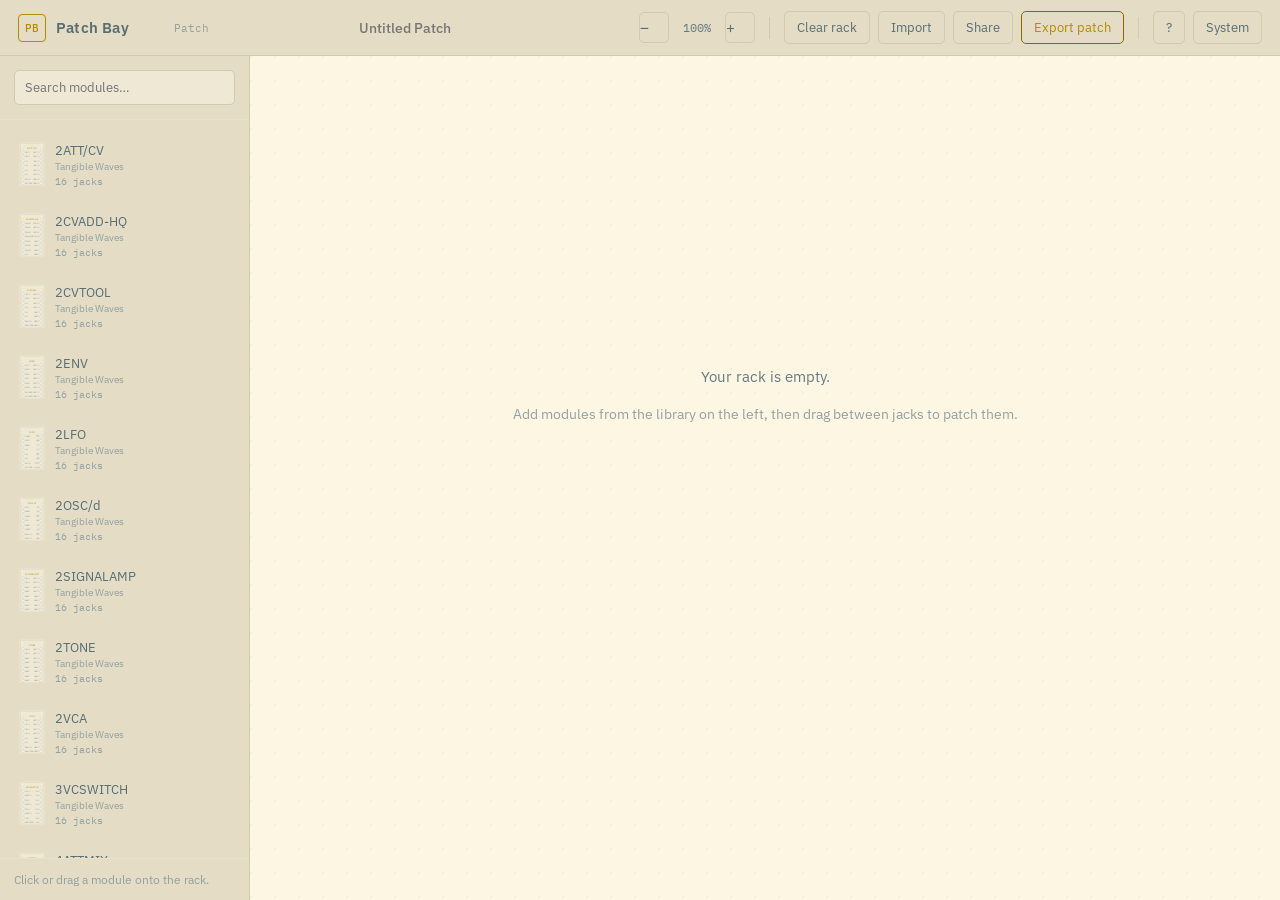
<file: index.html>
<!doctype html>
<html lang="en">
<head>
<meta charset="UTF-8">
<meta name="viewport" content="width=device-width, initial-scale=1">
<title>Patch Bay — AE Modular patch documentation</title>
<script>
  try {
    var t = localStorage.getItem('patchbay-theme');
    if (t && t !== 'system') document.documentElement.dataset.theme = t;
  } catch (_) {}
</script>
<link rel="preconnect" href="https://fonts.googleapis.com">
<link href="https://fonts.googleapis.com/css2?family=IBM+Plex+Sans:wght@400;500;600&family=IBM+Plex+Mono:wght@400;500&display=swap" rel="stylesheet">
<link rel="stylesheet" href="css/themes.css">
<link rel="stylesheet" href="css/style.css">
<!-- Privacy-friendly analytics by Plausible -->
<script async src="https://analytics.philrennie.co.uk/js/pa-0O063PS3grzPXWVL4fgfW.js"></script>
<script>
  window.plausible=window.plausible||function(){(plausible.q=plausible.q||[]).push(arguments)},plausible.init=plausible.init||function(i){plausible.o=i||{}};
  plausible.init()
</script>
</head>
<body>

<div id="app">

  <header id="topbar">
    <div class="brand">
      <span class="brand-mark">PB</span>
      <span class="brand-name">Patch&nbsp;Bay</span>
    </div>

    <div class="patch-name-wrap">
      <label for="patch-name" class="patch-name-label">Patch</label>
      <input type="text" id="patch-name" placeholder="Untitled Patch" autocomplete="off" spellcheck="false">
    </div>

    <div class="topbar-actions">
      <button id="btn-zoom-out" class="icon-btn" title="Zoom out">–</button>
      <span id="zoom-label">100%</span>
      <button id="btn-zoom-in" class="icon-btn" title="Zoom in">+</button>
      <div class="divider"></div>
      <button id="btn-clear" class="text-btn">Clear rack</button>
      <button id="btn-import" class="text-btn">Import</button>
      <div class="share-wrap">
        <button id="btn-share" class="text-btn">Share</button>
        <div id="share-panel" class="share-panel" hidden>
          <div class="share-panel-label">Shareable link</div>
          <textarea id="share-url" class="share-url-text" readonly rows="3"></textarea>
          <button id="btn-copy-share" class="text-btn primary">Copy link</button>
        </div>
      </div>
      <button id="btn-export" class="text-btn primary">Export patch</button>
      <input type="file" id="file-import" accept="application/json" hidden>
      <div class="divider"></div>
      <a href="help.html" class="text-btn" title="User guide">?</a>
      <div id="theme-picker"></div>
    </div>
  </header>

  <div id="body">

    <aside id="sidebar">
      <div class="sidebar-head">
        <input type="text" id="module-search" placeholder="Search modules…">
      </div>
      <div id="module-list"></div>
      <div class="sidebar-foot">
        Click or drag a module onto the rack.
      </div>
    </aside>

    <main id="rack-viewport">
      <div id="rack-canvas">
        <div id="instance-layer"></div>
        <svg id="cable-layer"></svg>
        <div id="jack-layer"></div>
      </div>
      <div id="empty-hint">
        <p>Your rack is empty.</p>
        <p>Add modules from the library on the left, then drag between jacks to patch them.</p>
      </div>
    </main>

  </div>

  <div id="toast" class="toast" hidden></div>
</div>

<script src="js/panel-render.js"></script>
<script src="js/theme.js"></script>
<script src="js/app.js"></script>
</body>
</html>
</file>
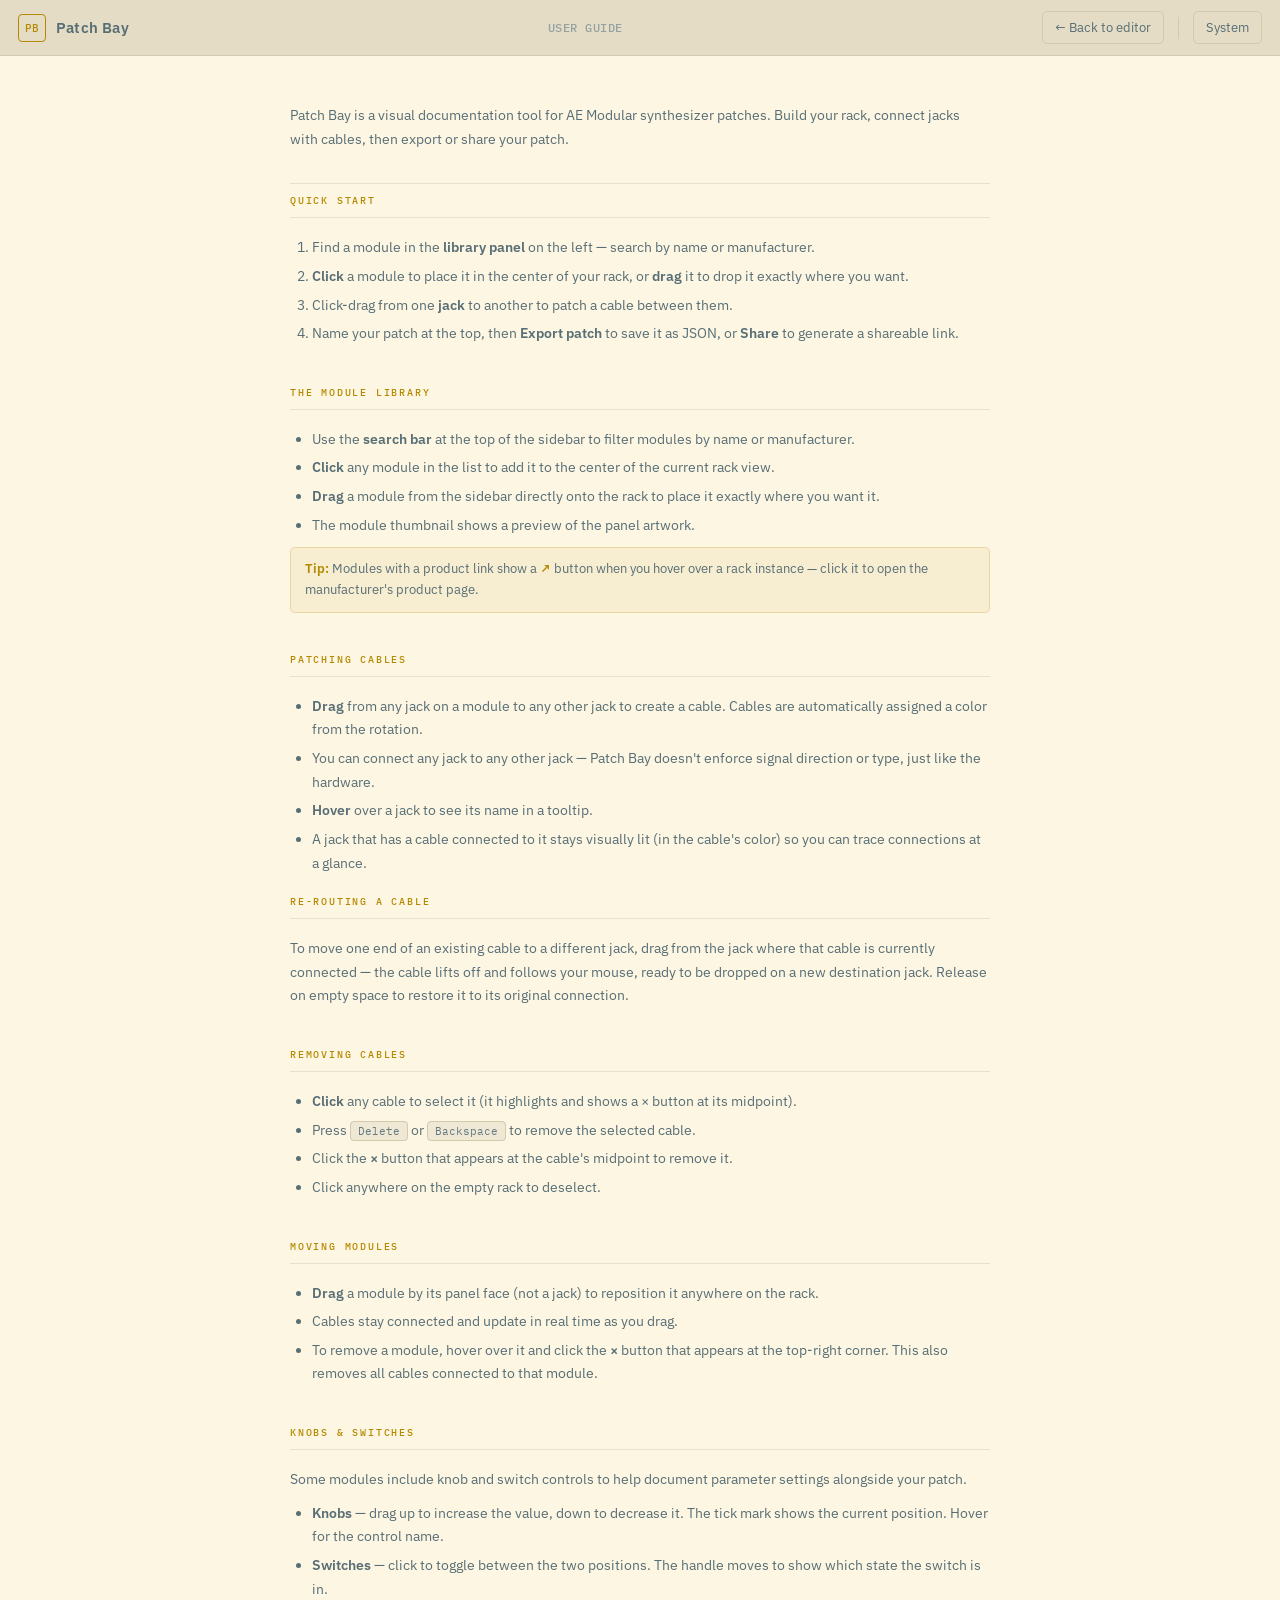
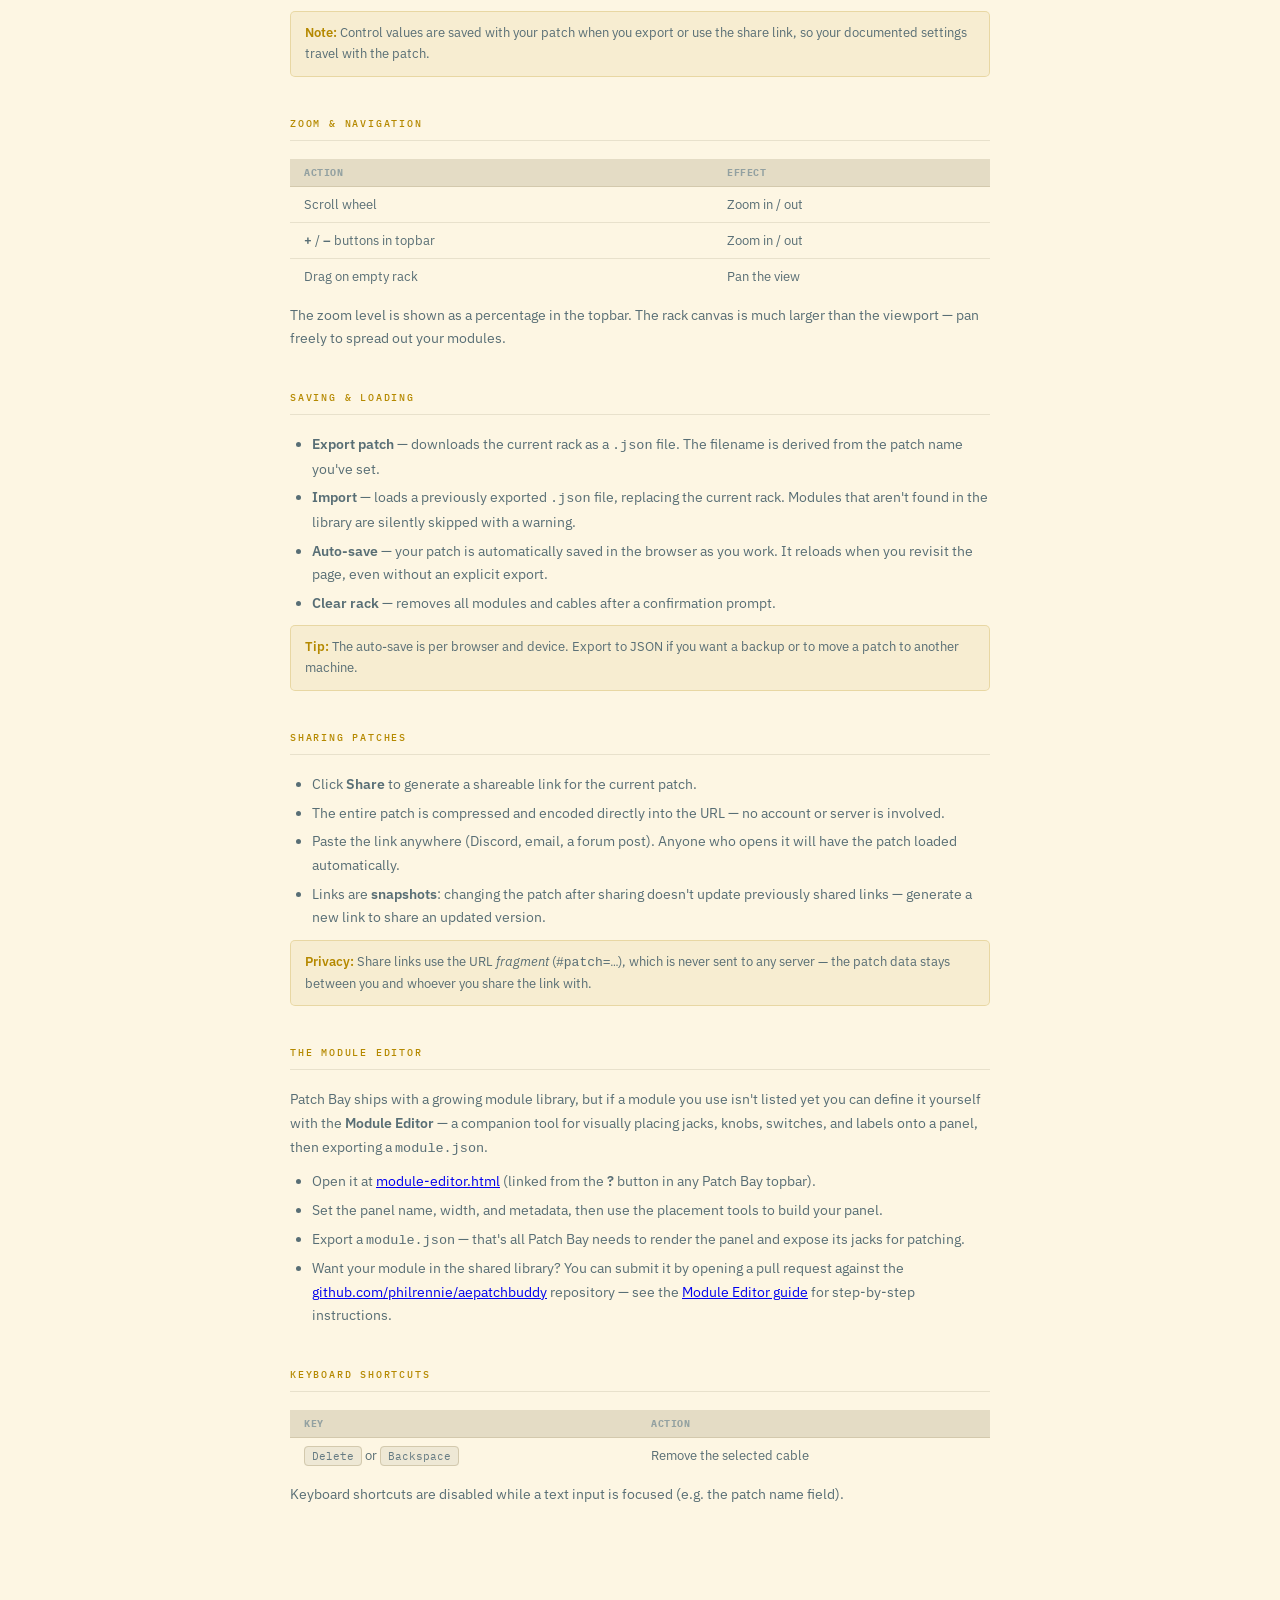
<file: help.html>
<!doctype html>
<html lang="en">
<head>
<meta charset="UTF-8">
<meta name="viewport" content="width=device-width, initial-scale=1">
<title>Patch Bay — User Guide</title>
<script>
  try {
    var t = localStorage.getItem('patchbay-theme');
    if (t && t !== 'system') document.documentElement.dataset.theme = t;
  } catch (_) {}
</script>
<link rel="preconnect" href="https://fonts.googleapis.com">
<link href="https://fonts.googleapis.com/css2?family=IBM+Plex+Sans:wght@400;500;600&family=IBM+Plex+Mono:wght@400;500&display=swap" rel="stylesheet">
<link rel="stylesheet" href="css/themes.css">
<link rel="stylesheet" href="css/help.css">
</head>
<body>

<div id="app">

  <header id="topbar">
    <a class="brand" href="index.html">
      <span class="brand-mark">PB</span>
      <span class="brand-name">Patch&nbsp;Bay</span>
    </a>
    <span class="help-page-title">User Guide</span>
    <div class="topbar-actions">
      <a href="index.html" class="text-btn">← Back to editor</a>
      <div class="divider"></div>
      <div id="theme-picker"></div>
    </div>
  </header>

  <main id="help-main">
    <div class="help-content">

      <p class="help-intro">Patch Bay is a visual documentation tool for AE Modular synthesizer patches. Build your rack, connect jacks with cables, then export or share your patch.</p>

      <!-- Quick start -->
      <section class="help-section">
        <h2 class="help-section-title">Quick start</h2>
        <ol>
          <li>Find a module in the <strong>library panel</strong> on the left — search by name or manufacturer.</li>
          <li><strong>Click</strong> a module to place it in the center of your rack, or <strong>drag</strong> it to drop it exactly where you want.</li>
          <li>Click-drag from one <strong>jack</strong> to another to patch a cable between them.</li>
          <li>Name your patch at the top, then <strong>Export patch</strong> to save it as JSON, or <strong>Share</strong> to generate a shareable link.</li>
        </ol>
      </section>

      <!-- Module library -->
      <section class="help-section">
        <h2 class="help-section-title">The module library</h2>
        <ul>
          <li>Use the <strong>search bar</strong> at the top of the sidebar to filter modules by name or manufacturer.</li>
          <li><strong>Click</strong> any module in the list to add it to the center of the current rack view.</li>
          <li><strong>Drag</strong> a module from the sidebar directly onto the rack to place it exactly where you want it.</li>
          <li>The module thumbnail shows a preview of the panel artwork.</li>
        </ul>
        <div class="help-tip">
          <strong>Tip:</strong> Modules with a product link show a <strong>↗</strong> button when you hover over a rack instance — click it to open the manufacturer's product page.
        </div>
      </section>

      <!-- Patching cables -->
      <section class="help-section">
        <h2 class="help-section-title">Patching cables</h2>
        <ul>
          <li><strong>Drag</strong> from any jack on a module to any other jack to create a cable. Cables are automatically assigned a color from the rotation.</li>
          <li>You can connect any jack to any other jack — Patch Bay doesn't enforce signal direction or type, just like the hardware.</li>
          <li><strong>Hover</strong> over a jack to see its name in a tooltip.</li>
          <li>A jack that has a cable connected to it stays visually lit (in the cable's color) so you can trace connections at a glance.</li>
        </ul>
        <h3 class="help-section-title" style="margin-top: 20px;">Re-routing a cable</h3>
        <p>To move one end of an existing cable to a different jack, drag from the jack where that cable is currently connected — the cable lifts off and follows your mouse, ready to be dropped on a new destination jack. Release on empty space to restore it to its original connection.</p>
      </section>

      <!-- Removing cables -->
      <section class="help-section">
        <h2 class="help-section-title">Removing cables</h2>
        <ul>
          <li><strong>Click</strong> any cable to select it (it highlights and shows a × button at its midpoint).</li>
          <li>Press <kbd>Delete</kbd> or <kbd>Backspace</kbd> to remove the selected cable.</li>
          <li>Click the <strong>×</strong> button that appears at the cable's midpoint to remove it.</li>
          <li>Click anywhere on the empty rack to deselect.</li>
        </ul>
      </section>

      <!-- Moving modules -->
      <section class="help-section">
        <h2 class="help-section-title">Moving modules</h2>
        <ul>
          <li><strong>Drag</strong> a module by its panel face (not a jack) to reposition it anywhere on the rack.</li>
          <li>Cables stay connected and update in real time as you drag.</li>
          <li>To remove a module, hover over it and click the <strong>×</strong> button that appears at the top-right corner. This also removes all cables connected to that module.</li>
        </ul>
      </section>

      <!-- Controls -->
      <section class="help-section">
        <h2 class="help-section-title">Knobs &amp; switches</h2>
        <p>Some modules include knob and switch controls to help document parameter settings alongside your patch.</p>
        <ul>
          <li><strong>Knobs</strong> — drag up to increase the value, down to decrease it. The tick mark shows the current position. Hover for the control name.</li>
          <li><strong>Switches</strong> — click to toggle between the two positions. The handle moves to show which state the switch is in.</li>
        </ul>
        <div class="help-tip">
          <strong>Note:</strong> Control values are saved with your patch when you export or use the share link, so your documented settings travel with the patch.
        </div>
      </section>

      <!-- Zoom and navigation -->
      <section class="help-section">
        <h2 class="help-section-title">Zoom &amp; navigation</h2>
        <div class="help-table-wrap">
          <table>
            <thead>
              <tr><th>Action</th><th>Effect</th></tr>
            </thead>
            <tbody>
              <tr><td>Scroll wheel</td><td>Zoom in / out</td></tr>
              <tr><td><strong>+</strong> / <strong>–</strong> buttons in topbar</td><td>Zoom in / out</td></tr>
              <tr><td>Drag on empty rack</td><td>Pan the view</td></tr>
            </tbody>
          </table>
        </div>
        <p>The zoom level is shown as a percentage in the topbar. The rack canvas is much larger than the viewport — pan freely to spread out your modules.</p>
      </section>

      <!-- Saving and loading -->
      <section class="help-section">
        <h2 class="help-section-title">Saving &amp; loading</h2>
        <ul>
          <li><strong>Export patch</strong> — downloads the current rack as a <code>.json</code> file. The filename is derived from the patch name you've set.</li>
          <li><strong>Import</strong> — loads a previously exported <code>.json</code> file, replacing the current rack. Modules that aren't found in the library are silently skipped with a warning.</li>
          <li><strong>Auto-save</strong> — your patch is automatically saved in the browser as you work. It reloads when you revisit the page, even without an explicit export.</li>
          <li><strong>Clear rack</strong> — removes all modules and cables after a confirmation prompt.</li>
        </ul>
        <div class="help-tip">
          <strong>Tip:</strong> The auto-save is per browser and device. Export to JSON if you want a backup or to move a patch to another machine.
        </div>
      </section>

      <!-- Sharing -->
      <section class="help-section">
        <h2 class="help-section-title">Sharing patches</h2>
        <ul>
          <li>Click <strong>Share</strong> to generate a shareable link for the current patch.</li>
          <li>The entire patch is compressed and encoded directly into the URL — no account or server is involved.</li>
          <li>Paste the link anywhere (Discord, email, a forum post). Anyone who opens it will have the patch loaded automatically.</li>
          <li>Links are <strong>snapshots</strong>: changing the patch after sharing doesn't update previously shared links — generate a new link to share an updated version.</li>
        </ul>
        <div class="help-tip">
          <strong>Privacy:</strong> Share links use the URL <em>fragment</em> (<code>#patch=…</code>), which is never sent to any server — the patch data stays between you and whoever you share the link with.
        </div>
      </section>

      <!-- Module editor -->
      <section class="help-section">
        <h2 class="help-section-title">The module editor</h2>
        <p>Patch Bay ships with a growing module library, but if a module you use isn't listed yet you can define it yourself with the <strong>Module Editor</strong> — a companion tool for visually placing jacks, knobs, switches, and labels onto a panel, then exporting a <code>module.json</code>.</p>
        <ul>
          <li>Open it at <a href="module-editor.html">module-editor.html</a> (linked from the <strong>?</strong> button in any Patch Bay topbar).</li>
          <li>Set the panel name, width, and metadata, then use the placement tools to build your panel.</li>
          <li>Export a <code>module.json</code> — that's all Patch Bay needs to render the panel and expose its jacks for patching.</li>
          <li>Want your module in the shared library? You can submit it by opening a pull request against the <a href="https://github.com/philrennie/aepatchbuddy" target="_blank" rel="noopener">github.com/philrennie/aepatchbuddy</a> repository — see the <a href="module-editor-help.html">Module Editor guide</a> for step-by-step instructions.</li>
        </ul>
      </section>

      <!-- Keyboard shortcuts -->
      <section class="help-section">
        <h2 class="help-section-title">Keyboard shortcuts</h2>
        <div class="help-table-wrap">
          <table>
            <thead>
              <tr><th>Key</th><th>Action</th></tr>
            </thead>
            <tbody>
              <tr><td><kbd>Delete</kbd> or <kbd>Backspace</kbd></td><td>Remove the selected cable</td></tr>
            </tbody>
          </table>
        </div>
        <p>Keyboard shortcuts are disabled while a text input is focused (e.g. the patch name field).</p>
      </section>

    </div>
  </main>

</div>

<script src="js/theme.js"></script>
</body>
</html>
</file>
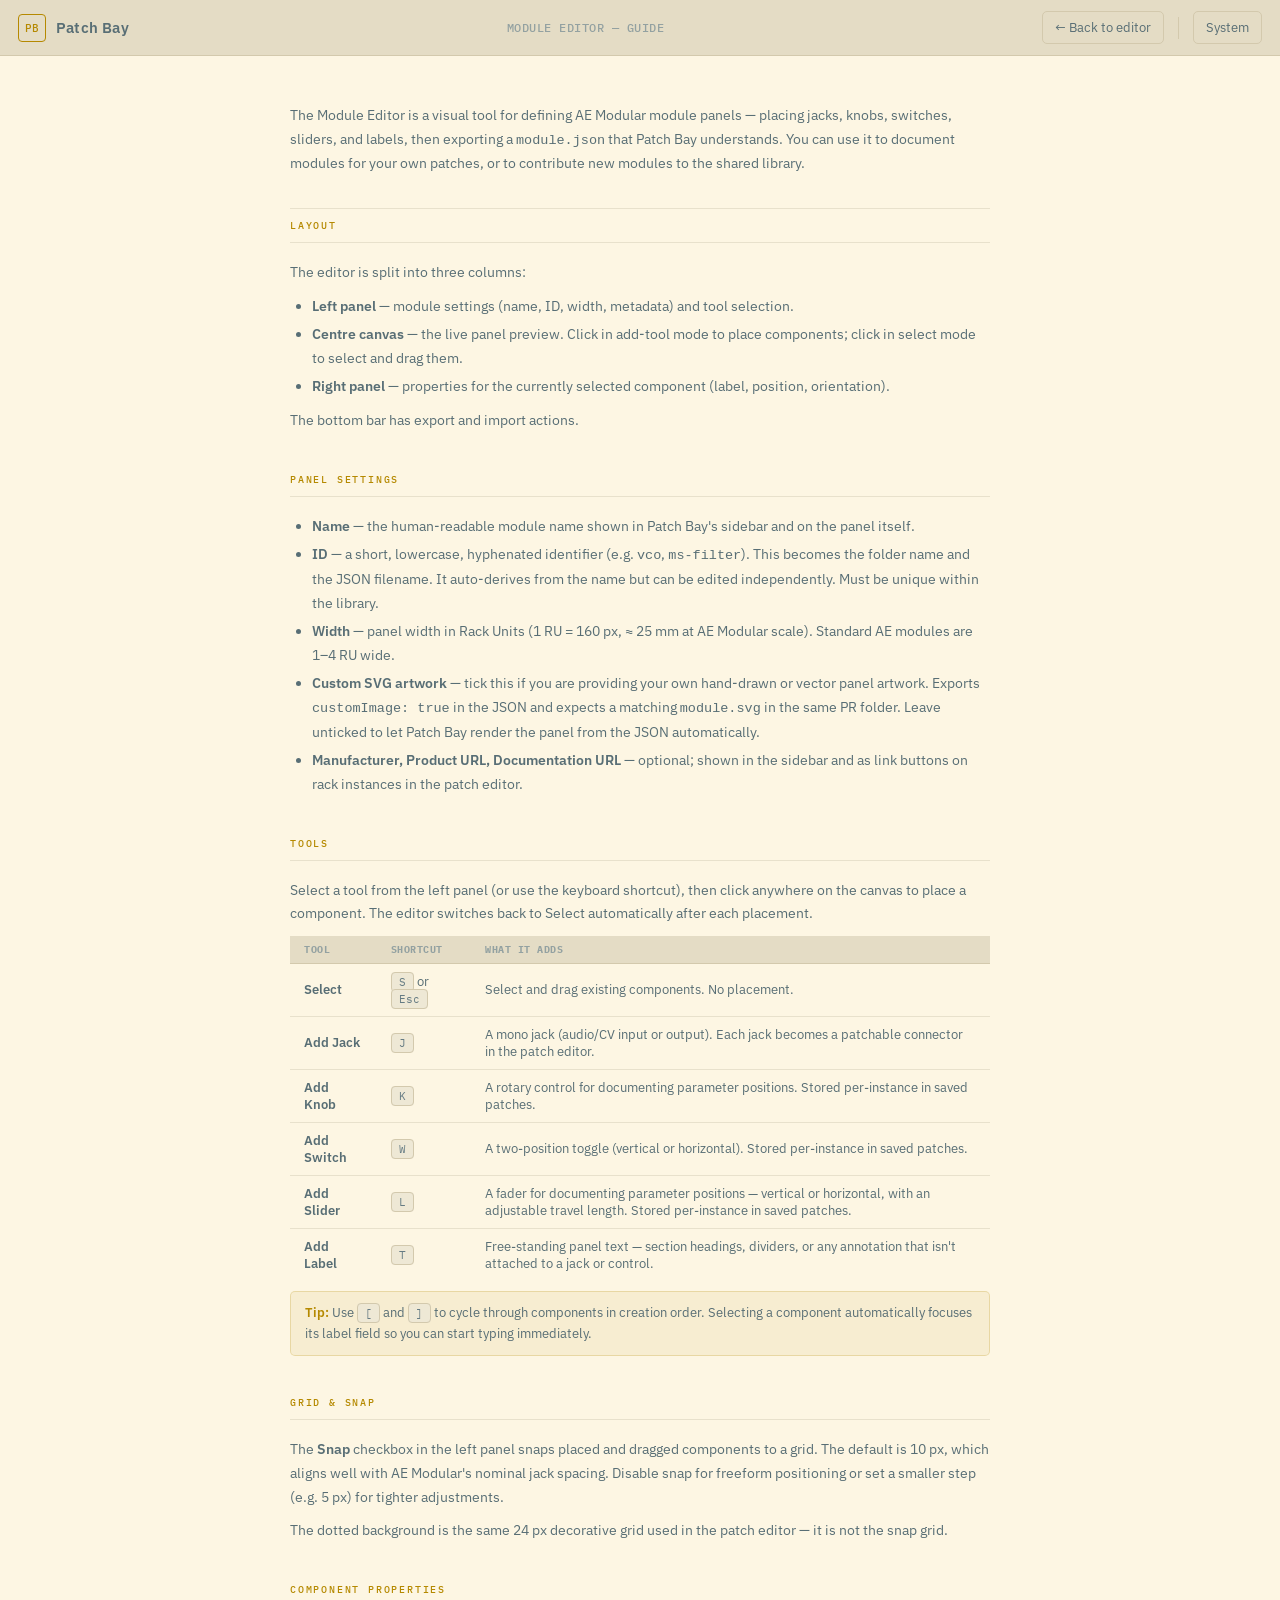
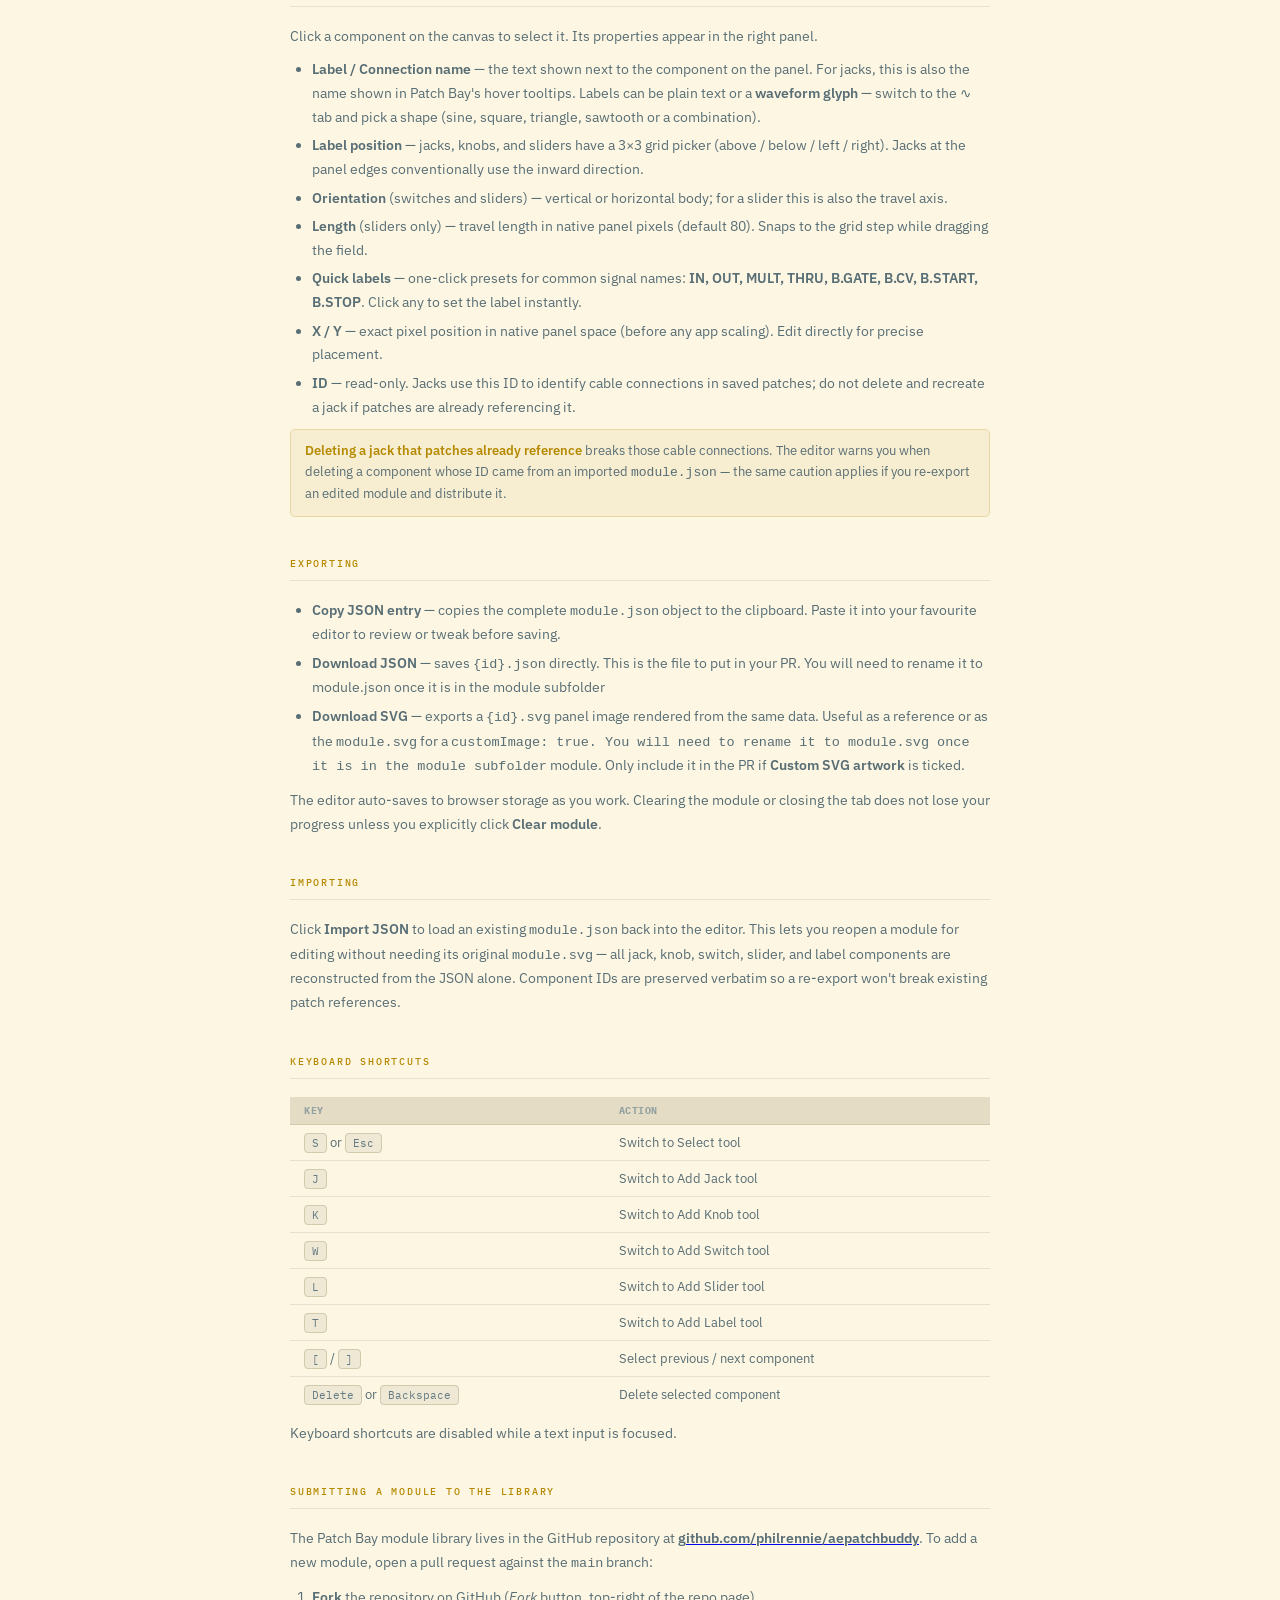
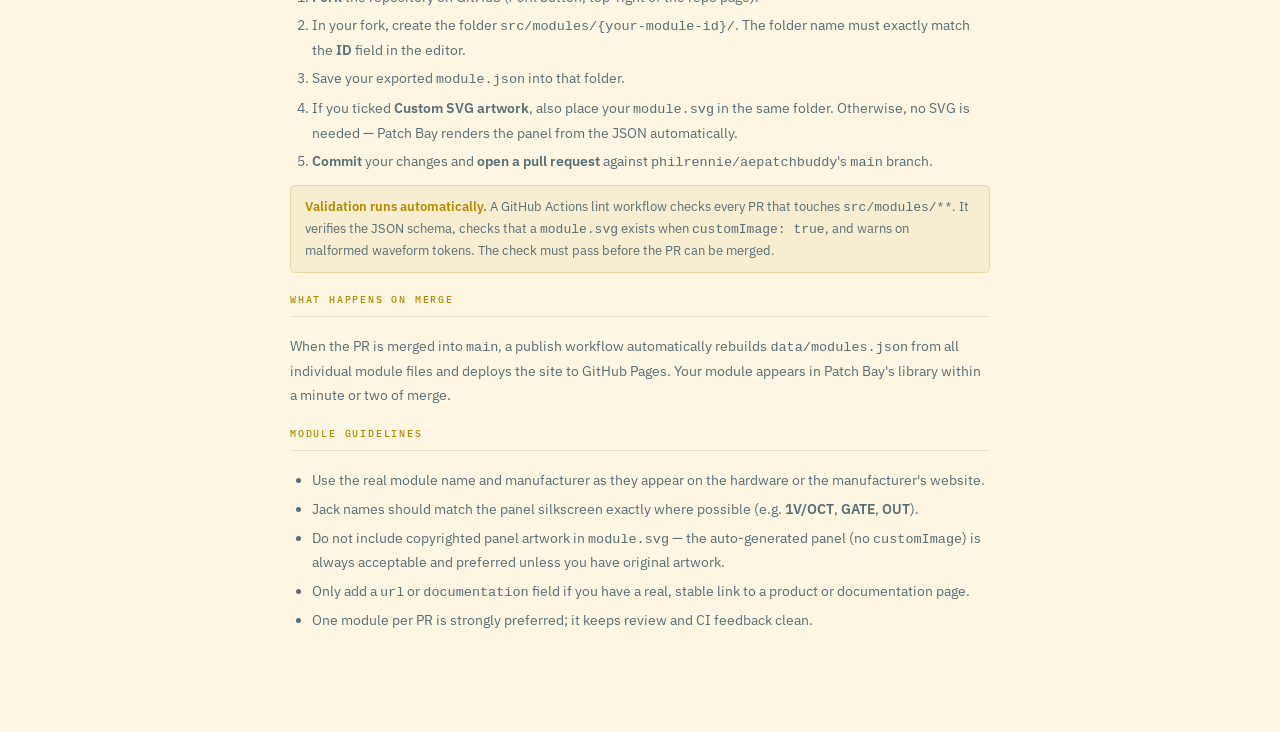
<file: module-editor-help.html>
<!doctype html>
<html lang="en">
<head>
<meta charset="UTF-8">
<meta name="viewport" content="width=device-width, initial-scale=1">
<title>Module Editor — Guide</title>
<script>
  try {
    var t = localStorage.getItem('patchbay-theme');
    if (t && t !== 'system') document.documentElement.dataset.theme = t;
  } catch (_) {}
</script>
<link rel="preconnect" href="https://fonts.googleapis.com">
<link href="https://fonts.googleapis.com/css2?family=IBM+Plex+Sans:wght@400;500;600&family=IBM+Plex+Mono:wght@400;500&display=swap" rel="stylesheet">
<link rel="stylesheet" href="css/themes.css">
<link rel="stylesheet" href="css/help.css">
</head>
<body>

<div id="app">

  <header id="topbar">
    <a class="brand" href="module-editor.html">
      <span class="brand-mark">PB</span>
      <span class="brand-name">Patch&nbsp;Bay</span>
    </a>
    <span class="help-page-title">Module Editor — Guide</span>
    <div class="topbar-actions">
      <a href="module-editor.html" class="text-btn">← Back to editor</a>
      <div class="divider"></div>
      <div id="theme-picker"></div>
    </div>
  </header>

  <main id="help-main">
    <div class="help-content">

      <p class="help-intro">The Module Editor is a visual tool for defining AE Modular module panels — placing jacks, knobs, switches, sliders, and labels, then exporting a <code>module.json</code> that Patch Bay understands. You can use it to document modules for your own patches, or to contribute new modules to the shared library.</p>

      <!-- Overview -->
      <section class="help-section">
        <h2 class="help-section-title">Layout</h2>
        <p>The editor is split into three columns:</p>
        <ul>
          <li><strong>Left panel</strong> — module settings (name, ID, width, metadata) and tool selection.</li>
          <li><strong>Centre canvas</strong> — the live panel preview. Click in add-tool mode to place components; click in select mode to select and drag them.</li>
          <li><strong>Right panel</strong> — properties for the currently selected component (label, position, orientation).</li>
        </ul>
        <p>The bottom bar has export and import actions.</p>
      </section>

      <!-- Panel settings -->
      <section class="help-section">
        <h2 class="help-section-title">Panel settings</h2>
        <ul>
          <li><strong>Name</strong> — the human-readable module name shown in Patch Bay's sidebar and on the panel itself.</li>
          <li><strong>ID</strong> — a short, lowercase, hyphenated identifier (e.g. <code>vco</code>, <code>ms-filter</code>). This becomes the folder name and the JSON filename. It auto-derives from the name but can be edited independently. Must be unique within the library.</li>
          <li><strong>Width</strong> — panel width in Rack Units (1 RU = 160 px, ≈ 25 mm at AE Modular scale). Standard AE modules are 1–4 RU wide.</li>
          <li><strong>Custom SVG artwork</strong> — tick this if you are providing your own hand-drawn or vector panel artwork. Exports <code>customImage: true</code> in the JSON and expects a matching <code>module.svg</code> in the same PR folder. Leave unticked to let Patch Bay render the panel from the JSON automatically.</li>
          <li><strong>Manufacturer, Product URL, Documentation URL</strong> — optional; shown in the sidebar and as link buttons on rack instances in the patch editor.</li>
        </ul>
      </section>

      <!-- Tools -->
      <section class="help-section">
        <h2 class="help-section-title">Tools</h2>
        <p>Select a tool from the left panel (or use the keyboard shortcut), then click anywhere on the canvas to place a component. The editor switches back to Select automatically after each placement.</p>
        <div class="help-table-wrap">
          <table>
            <thead><tr><th>Tool</th><th>Shortcut</th><th>What it adds</th></tr></thead>
            <tbody>
              <tr><td><strong>Select</strong></td><td><kbd>S</kbd> or <kbd>Esc</kbd></td><td>Select and drag existing components. No placement.</td></tr>
              <tr><td><strong>Add Jack</strong></td><td><kbd>J</kbd></td><td>A mono jack (audio/CV input or output). Each jack becomes a patchable connector in the patch editor.</td></tr>
              <tr><td><strong>Add Knob</strong></td><td><kbd>K</kbd></td><td>A rotary control for documenting parameter positions. Stored per-instance in saved patches.</td></tr>
              <tr><td><strong>Add Switch</strong></td><td><kbd>W</kbd></td><td>A two-position toggle (vertical or horizontal). Stored per-instance in saved patches.</td></tr>
              <tr><td><strong>Add Slider</strong></td><td><kbd>L</kbd></td><td>A fader for documenting parameter positions — vertical or horizontal, with an adjustable travel length. Stored per-instance in saved patches.</td></tr>
              <tr><td><strong>Add Label</strong></td><td><kbd>T</kbd></td><td>Free-standing panel text — section headings, dividers, or any annotation that isn't attached to a jack or control.</td></tr>
            </tbody>
          </table>
        </div>
        <div class="help-tip">
          <strong>Tip:</strong> Use <kbd>[</kbd> and <kbd>]</kbd> to cycle through components in creation order. Selecting a component automatically focuses its label field so you can start typing immediately.
        </div>
      </section>

      <!-- Grid -->
      <section class="help-section">
        <h2 class="help-section-title">Grid &amp; snap</h2>
        <p>The <strong>Snap</strong> checkbox in the left panel snaps placed and dragged components to a grid. The default is 10 px, which aligns well with AE Modular's nominal jack spacing. Disable snap for freeform positioning or set a smaller step (e.g. 5 px) for tighter adjustments.</p>
        <p>The dotted background is the same 24 px decorative grid used in the patch editor — it is not the snap grid.</p>
      </section>

      <!-- Properties -->
      <section class="help-section">
        <h2 class="help-section-title">Component properties</h2>
        <p>Click a component on the canvas to select it. Its properties appear in the right panel.</p>
        <ul>
          <li><strong>Label / Connection name</strong> — the text shown next to the component on the panel. For jacks, this is also the name shown in Patch Bay's hover tooltips. Labels can be plain text or a <strong>waveform glyph</strong> — switch to the ∿ tab and pick a shape (sine, square, triangle, sawtooth or a combination).</li>
          <li><strong>Label position</strong> — jacks, knobs, and sliders have a 3×3 grid picker (above / below / left / right). Jacks at the panel edges conventionally use the inward direction.</li>
          <li><strong>Orientation</strong> (switches and sliders) — vertical or horizontal body; for a slider this is also the travel axis.</li>
          <li><strong>Length</strong> (sliders only) — travel length in native panel pixels (default 80). Snaps to the grid step while dragging the field.</li>
          <li><strong>Quick labels</strong> — one-click presets for common signal names: <strong>IN, OUT, MULT, THRU, B.GATE, B.CV, B.START, B.STOP</strong>. Click any to set the label instantly.</li>
          <li><strong>X / Y</strong> — exact pixel position in native panel space (before any app scaling). Edit directly for precise placement.</li>
          <li><strong>ID</strong> — read-only. Jacks use this ID to identify cable connections in saved patches; do not delete and recreate a jack if patches are already referencing it.</li>
        </ul>
        <div class="help-tip">
          <strong>Deleting a jack that patches already reference</strong> breaks those cable connections. The editor warns you when deleting a component whose ID came from an imported <code>module.json</code> — the same caution applies if you re-export an edited module and distribute it.
        </div>
      </section>

      <!-- Export -->
      <section class="help-section">
        <h2 class="help-section-title">Exporting</h2>
        <ul>
          <li><strong>Copy JSON entry</strong> — copies the complete <code>module.json</code> object to the clipboard. Paste it into your favourite editor to review or tweak before saving.</li>
          <li><strong>Download JSON</strong> — saves <code>{id}.json</code> directly. This is the file to put in your PR. You will need to rename it to module.json once it is in the module subfolder</li>
          <li><strong>Download SVG</strong> — exports a <code>{id}.svg</code> panel image rendered from the same data. Useful as a reference or as the <code>module.svg</code> for a <code>customImage: true. You will need to rename it to module.svg once it is in the module subfolder</code> module. Only include it in the PR if <strong>Custom SVG artwork</strong> is ticked.</li>
        </ul>
        <p>The editor auto-saves to browser storage as you work. Clearing the module or closing the tab does not lose your progress unless you explicitly click <strong>Clear module</strong>.</p>
      </section>

      <!-- Import -->
      <section class="help-section">
        <h2 class="help-section-title">Importing</h2>
        <p>Click <strong>Import JSON</strong> to load an existing <code>module.json</code> back into the editor. This lets you reopen a module for editing without needing its original <code>module.svg</code> — all jack, knob, switch, slider, and label components are reconstructed from the JSON alone. Component IDs are preserved verbatim so a re-export won't break existing patch references.</p>
      </section>

      <!-- Keyboard shortcuts -->
      <section class="help-section">
        <h2 class="help-section-title">Keyboard shortcuts</h2>
        <div class="help-table-wrap">
          <table>
            <thead><tr><th>Key</th><th>Action</th></tr></thead>
            <tbody>
              <tr><td><kbd>S</kbd> or <kbd>Esc</kbd></td><td>Switch to Select tool</td></tr>
              <tr><td><kbd>J</kbd></td><td>Switch to Add Jack tool</td></tr>
              <tr><td><kbd>K</kbd></td><td>Switch to Add Knob tool</td></tr>
              <tr><td><kbd>W</kbd></td><td>Switch to Add Switch tool</td></tr>
              <tr><td><kbd>L</kbd></td><td>Switch to Add Slider tool</td></tr>
              <tr><td><kbd>T</kbd></td><td>Switch to Add Label tool</td></tr>
              <tr><td><kbd>[</kbd> / <kbd>]</kbd></td><td>Select previous / next component</td></tr>
              <tr><td><kbd>Delete</kbd> or <kbd>Backspace</kbd></td><td>Delete selected component</td></tr>
            </tbody>
          </table>
        </div>
        <p>Keyboard shortcuts are disabled while a text input is focused.</p>
      </section>

      <!-- Submitting a module -->
      <section class="help-section">
        <h2 class="help-section-title">Submitting a module to the library</h2>
        <p>The Patch Bay module library lives in the GitHub repository at <a href="https://github.com/philrennie/aepatchbuddy" target="_blank" rel="noopener"><strong>github.com/philrennie/aepatchbuddy</strong></a>. To add a new module, open a pull request against the <code>main</code> branch:</p>
        <ol>
          <li><strong>Fork</strong> the repository on GitHub (<em>Fork</em> button, top-right of the repo page).</li>
          <li>In your fork, create the folder <code>src/modules/{your-module-id}/</code>. The folder name must exactly match the <strong>ID</strong> field in the editor.</li>
          <li>Save your exported <code>module.json</code> into that folder.</li>
          <li>If you ticked <strong>Custom SVG artwork</strong>, also place your <code>module.svg</code> in the same folder. Otherwise, no SVG is needed — Patch Bay renders the panel from the JSON automatically.</li>
          <li><strong>Commit</strong> your changes and <strong>open a pull request</strong> against <code>philrennie/aepatchbuddy</code>'s <code>main</code> branch.</li>
        </ol>
        <div class="help-tip">
          <strong>Validation runs automatically.</strong> A GitHub Actions lint workflow checks every PR that touches <code>src/modules/**</code>. It verifies the JSON schema, checks that a <code>module.svg</code> exists when <code>customImage: true</code>, and warns on malformed waveform tokens. The check must pass before the PR can be merged.
        </div>
        <h3 class="help-section-title" style="margin-top:20px;">What happens on merge</h3>
        <p>When the PR is merged into <code>main</code>, a publish workflow automatically rebuilds <code>data/modules.json</code> from all individual module files and deploys the site to GitHub Pages. Your module appears in Patch Bay's library within a minute or two of merge.</p>
        <h3 class="help-section-title" style="margin-top:20px;">Module guidelines</h3>
        <ul>
          <li>Use the real module name and manufacturer as they appear on the hardware or the manufacturer's website.</li>
          <li>Jack names should match the panel silkscreen exactly where possible (e.g. <strong>1V/OCT</strong>, <strong>GATE</strong>, <strong>OUT</strong>).</li>
          <li>Do not include copyrighted panel artwork in <code>module.svg</code> — the auto-generated panel (no <code>customImage</code>) is always acceptable and preferred unless you have original artwork.</li>
          <li>Only add a <code>url</code> or <code>documentation</code> field if you have a real, stable link to a product or documentation page.</li>
          <li>One module per PR is strongly preferred; it keeps review and CI feedback clean.</li>
        </ul>
      </section>

    </div>
  </main>

</div>

<script src="js/theme.js"></script>
</body>
</html>
</file>
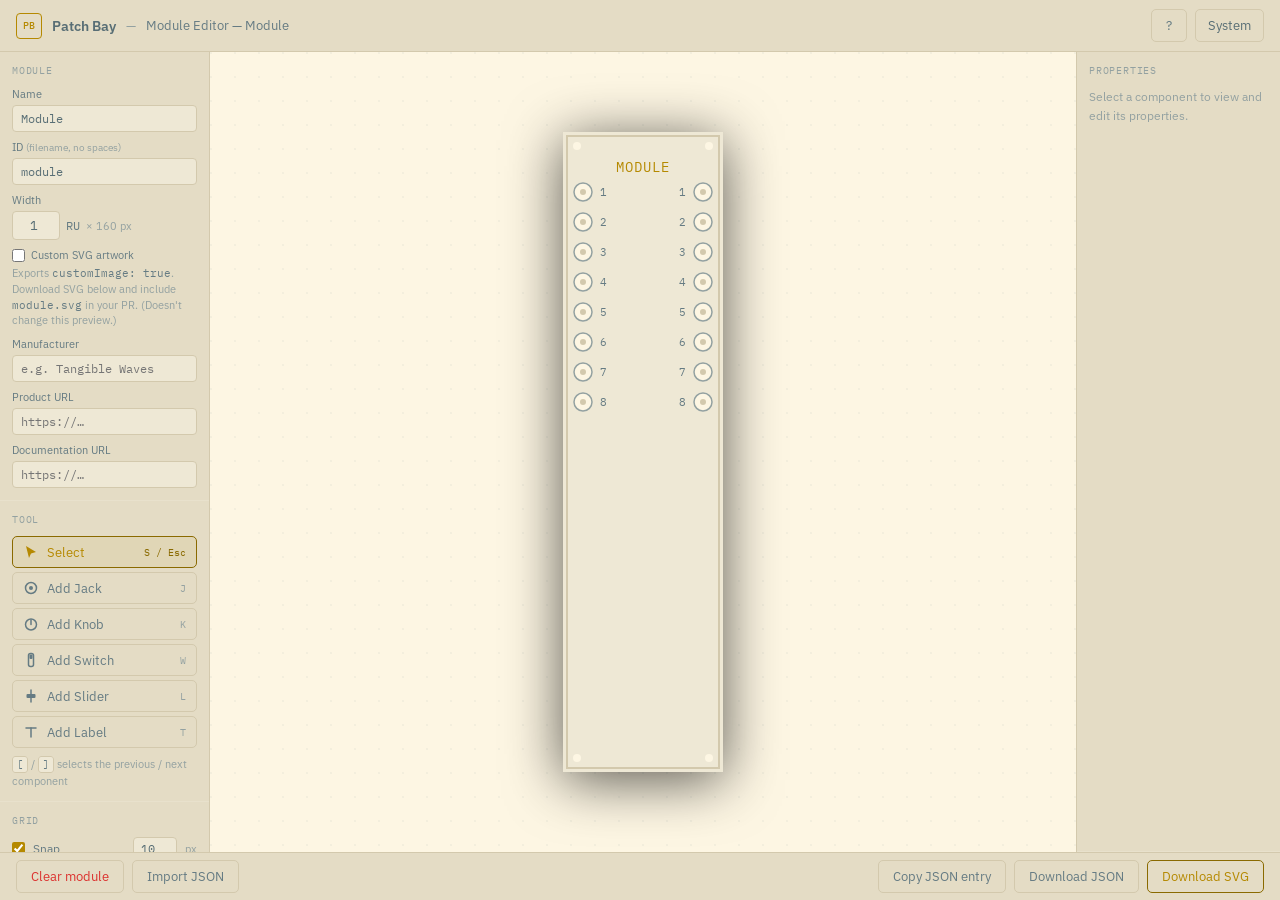
<file: module-editor.html>
<!doctype html>
<html lang="en">
<head>
<meta charset="UTF-8">
<meta name="viewport" content="width=device-width, initial-scale=1">
<title>Module Editor — Patch Bay</title>
<script>
  try {
    var t = localStorage.getItem('patchbay-theme');
    if (t && t !== 'system') document.documentElement.dataset.theme = t;
  } catch (_) {}
</script>
<link rel="preconnect" href="https://fonts.googleapis.com">
<link href="https://fonts.googleapis.com/css2?family=IBM+Plex+Sans:wght@400;500;600&family=IBM+Plex+Mono:wght@400;500&display=swap" rel="stylesheet">
<link rel="stylesheet" href="css/themes.css">
<link rel="stylesheet" href="css/module-editor.css">
<!-- Privacy-friendly analytics by Plausible -->
<script async src="https://analytics.philrennie.co.uk/js/pa-0O063PS3grzPXWVL4fgfW.js"></script>
<script>
  window.plausible=window.plausible||function(){(plausible.q=plausible.q||[]).push(arguments)},plausible.init=plausible.init||function(i){plausible.o=i||{}};
  plausible.init()
</script>
</head>
<body>
<div id="app">

  <header id="topbar">
    <div class="brand-mark">PB</div>
    <span class="brand-name">Patch&nbsp;Bay</span>
    <span class="brand-sep">&mdash;</span>
    <span id="topbar-subtitle">Module Editor</span>
    <div style="margin-left:auto;display:flex;align-items:center;gap:8px;">
      <a href="module-editor-help.html" class="action-btn" style="text-decoration:none;" title="Module editor guide">?</a>
      <div id="theme-picker"></div>
    </div>
  </header>

  <div id="body">

    <!-- Left: settings + tools + grid -->
    <aside id="left-panel" class="side-panel">

      <div class="panel-section">
        <div class="section-label">Module</div>
        <div class="field">
          <label class="field-label" for="input-name">Name</label>
          <input type="text" id="input-name" value="New Module" autocomplete="off" spellcheck="false">
        </div>
        <div class="field">
          <label class="field-label" for="input-id">ID <span style="color:var(--text-faint);font-size:10px;">(filename, no spaces)</span></label>
          <input type="text" id="input-id" value="new-module" autocomplete="off" spellcheck="false">
        </div>
        <div class="field">
          <label class="field-label" for="input-width">Width</label>
          <div class="ru-row">
            <input type="number" id="input-width" value="1" min="1" max="8" step="1">
            <span class="ru-unit">RU</span>
            <span class="ru-hint">× 160 px</span>
          </div>
        </div>
        <div class="field">
          <label class="field-label checkbox-field" for="input-custom-image">
            <input type="checkbox" id="input-custom-image"> Custom SVG artwork
          </label>
          <div class="field-hint">Exports <code>customImage: true</code>. Download SVG below and
            include <code>module.svg</code> in your PR. (Doesn't change this preview.)</div>
        </div>
        <div class="field">
          <label class="field-label" for="input-manufacturer">Manufacturer</label>
          <input type="text" id="input-manufacturer" placeholder="e.g. Tangible Waves" autocomplete="off" spellcheck="false">
        </div>
        <div class="field">
          <label class="field-label" for="input-url">Product URL</label>
          <input type="text" id="input-url" placeholder="https://…" autocomplete="off" spellcheck="false">
        </div>
        <div class="field">
          <label class="field-label" for="input-docs">Documentation URL</label>
          <input type="text" id="input-docs" placeholder="https://…" autocomplete="off" spellcheck="false">
        </div>
      </div>

      <div class="panel-section">
        <div class="section-label">Tool</div>
        <div class="tool-group">

          <button class="tool-btn active" data-mode="select">
            <svg class="tool-icon" viewBox="0 0 16 16" fill="none">
              <path d="M3 2 L13 8 L8 9.5 L6 14 Z" fill="currentColor"/>
            </svg>
            Select
            <span class="tool-shortcut">S / Esc</span>
          </button>

          <button class="tool-btn" data-mode="add-jack">
            <svg class="tool-icon" viewBox="0 0 16 16" fill="none">
              <circle cx="8" cy="8" r="5.5" stroke="currentColor" stroke-width="1.5"/>
              <circle cx="8" cy="8" r="2" fill="currentColor"/>
            </svg>
            Add Jack
            <span class="tool-shortcut">J</span>
          </button>

          <button class="tool-btn" data-mode="add-knob">
            <svg class="tool-icon" viewBox="0 0 16 16" fill="none">
              <circle cx="8" cy="8.5" r="5.5" stroke="currentColor" stroke-width="1.5"/>
              <line x1="8" y1="8.5" x2="8" y2="4" stroke="currentColor" stroke-width="1.5" stroke-linecap="round"/>
            </svg>
            Add Knob
            <span class="tool-shortcut">K</span>
          </button>

          <button class="tool-btn" data-mode="add-switch">
            <svg class="tool-icon" viewBox="0 0 16 16" fill="none">
              <rect x="5.5" y="1.5" width="5" height="13" rx="2" stroke="currentColor" stroke-width="1.5"/>
              <rect x="6.5" y="2.5" width="3" height="4.5" rx="1" fill="currentColor"/>
            </svg>
            Add Switch
            <span class="tool-shortcut">W</span>
          </button>

          <button class="tool-btn" data-mode="add-slider">
            <svg class="tool-icon" viewBox="0 0 16 16" fill="none">
              <line x1="8" y1="2" x2="8" y2="14" stroke="currentColor" stroke-width="1.5" stroke-linecap="round"/>
              <rect x="3.5" y="6" width="9" height="4" rx="1" fill="currentColor"/>
            </svg>
            Add Slider
            <span class="tool-shortcut">L</span>
          </button>

          <button class="tool-btn" data-mode="add-label">
            <svg class="tool-icon" viewBox="0 0 16 16" fill="none">
              <path d="M3 4H13" stroke="currentColor" stroke-width="1.5" stroke-linecap="round"/>
              <path d="M8 4V13" stroke="currentColor" stroke-width="1.5" stroke-linecap="round"/>
            </svg>
            Add Label
            <span class="tool-shortcut">T</span>
          </button>

        </div>

        <div class="tool-hint"><kbd>[</kbd> / <kbd>]</kbd> selects the previous / next component</div>
      </div>

      <div class="panel-section">
        <div class="section-label">Grid</div>
        <div class="snap-row">
          <input type="checkbox" id="snap-enable" checked>
          <label for="snap-enable">Snap</label>
          <input type="number" id="snap-size" value="10" min="1" max="80">
          <span class="snap-unit">px</span>
        </div>
      </div>

    </aside>

    <!-- Center: SVG canvas -->
    <main id="center">
      <div id="canvas-wrap">
        <svg id="editor-svg" xmlns="http://www.w3.org/2000/svg" class="cursor-add" tabindex="0"></svg>
      </div>
    </main>

    <!-- Right: properties -->
    <aside id="right-panel" class="side-panel">
      <div class="panel-section" style="flex:1 1 auto;">
        <div class="section-label">Properties</div>
        <div id="props-content">
          <p class="prop-empty">Select a component to view and edit its properties.</p>
        </div>
      </div>
    </aside>

  </div>

  <footer id="bottom-bar">
    <button class="action-btn danger" id="btn-clear-module">Clear module</button>
    <button class="action-btn" id="btn-import-json">Import JSON</button>
    <input type="file" id="input-import-json" accept="application/json,.json" hidden>
    <span style="flex:1"></span>
    <span id="copy-feedback">Copied to clipboard</span>
    <button class="action-btn" id="btn-copy-json">Copy JSON entry</button>
    <button class="action-btn" id="btn-download-json">Download JSON</button>
    <button class="action-btn primary" id="btn-download-svg">Download SVG</button>
  </footer>

</div>
<div id="toast" hidden></div>
<script src="js/panel-render.js"></script>
<script src="js/theme.js"></script>
<script src="js/module-editor.js"></script>
</body>
</html>
</file>
<file: css/themes.css>
/* ==========================================================================
   Patch Bay — color themes.
   Shared by both apps (index.html and module-editor.html link this file).
   Six named themes (Solarized / Nord / Gruvbox, each dark + light), plus a
   "System" mode that follows the OS prefers-color-scheme with Solarized as
   the default pair. All 11 tokens are also reused by the module panel
   artwork renderer (js/panel-render.js) — see CLAUDE.md's Theming section.

   - Bare :root = Solarized Dark (no-JS / no-preference fallback).
   - @media (prefers-color-scheme: light), unless a theme is explicitly
     chosen, swaps in Solarized Light — pure CSS, no JS needed for this.
   - [data-theme="..."], set by js/theme.js from the user's saved choice,
     always wins over both of the above.
   ========================================================================== */

:root {
  /* Solarized Dark */
  --bg: #002b36;
  --panel-2: #073642;
  --panel: #0a4552;
  --border-soft: #0d3d49;
  --border: #164f5c;
  --text-faint: #586e75;
  --text-dim: #839496;
  --text: #93a1a1;
  --accent: #b58900;
  --accent-dim: #7b5c00;
  --danger: #dc322f;
}

@media (prefers-color-scheme: light) {
  :root:not([data-theme]) {
    /* Solarized Light */
    --bg: #fdf6e3;
    --panel-2: #eee8d5;
    --panel: #e4dcc5;
    --border-soft: #e8e1cc;
    --border: #d3c9ad;
    --text-faint: #93a1a1;
    --text-dim: #657b83;
    --text: #586e75;
    --accent: #b58900;
    --accent-dim: #8a6a00;
    --danger: #dc322f;
  }
}

[data-theme="solarized-dark"] {
  --bg: #002b36;
  --panel-2: #073642;
  --panel: #0a4552;
  --border-soft: #0d3d49;
  --border: #164f5c;
  --text-faint: #586e75;
  --text-dim: #839496;
  --text: #93a1a1;
  --accent: #b58900;
  --accent-dim: #7b5c00;
  --danger: #dc322f;
}

[data-theme="solarized-light"] {
  --bg: #fdf6e3;
  --panel-2: #eee8d5;
  --panel: #e4dcc5;
  --border-soft: #e8e1cc;
  --border: #d3c9ad;
  --text-faint: #93a1a1;
  --text-dim: #657b83;
  --text: #586e75;
  --accent: #b58900;
  --accent-dim: #8a6a00;
  --danger: #dc322f;
}

[data-theme="nord-dark"] {
  --bg: #2e3440;
  --panel-2: #313846;
  --panel: #3b4252;
  --border-soft: #434c5e;
  --border: #4c566a;
  --text-faint: #7b88a1;
  --text-dim: #d8dee9;
  --text: #eceff4;
  --accent: #88c0d0;
  --accent-dim: #5e81ac;
  --danger: #bf616a;
}

[data-theme="nord-light"] {
  --bg: #eceff4;
  --panel-2: #e5e9f0;
  --panel: #d8dee9;
  --border-soft: #cbd3e0;
  --border: #b8c2d6;
  --text-faint: #4c566a;
  --text-dim: #3b4252;
  --text: #2e3440;
  --accent: #5e81ac;
  --accent-dim: #81a1c1;
  --danger: #bf616a;
}

[data-theme="gruvbox-dark"] {
  --bg: #1d2021;
  --panel-2: #282828;
  --panel: #3c3836;
  --border-soft: #45403d;
  --border: #504945;
  --text-faint: #a89984;
  --text-dim: #d5c4a1;
  --text: #ebdbb2;
  --accent: #fe8019;
  --accent-dim: #d65d0e;
  --danger: #fb4934;
}

[data-theme="gruvbox-light"] {
  --bg: #f9f5d7;
  --panel-2: #fbf1c7;
  --panel: #ebdbb2;
  --border-soft: #e3d5ae;
  --border: #d5c4a1;
  --text-faint: #7c6f64;
  --text-dim: #504945;
  --text: #3c3836;
  --accent: #af3a03;
  --accent-dim: #7c2d00;
  --danger: #9d0006;
}
</file>
<file: css/style.css>
/* Color tokens (--bg, --panel, --text, --accent, etc.) come from css/themes.css,
   which must be linked before this file. Only non-color tokens live here. */
:root {
  --sans: "IBM Plex Sans", system-ui, sans-serif;
  --mono: "IBM Plex Mono", ui-monospace, monospace;
}

* { box-sizing: border-box; }

html, body {
  margin: 0;
  height: 100%;
  background: var(--bg);
  color: var(--text);
  font-family: var(--sans);
  -webkit-font-smoothing: antialiased;
}

#app {
  height: 100vh;
  display: flex;
  flex-direction: column;
}

/* ---------- Top bar ---------- */

#topbar {
  height: 56px;
  flex: 0 0 auto;
  display: flex;
  align-items: center;
  justify-content: space-between;
  padding: 0 18px;
  background: var(--panel);
  border-bottom: 1px solid var(--border);
}

.brand {
  display: flex;
  align-items: center;
  gap: 10px;
}

.brand-mark {
  width: 28px;
  height: 28px;
  border: 1.5px solid var(--accent);
  border-radius: 4px;
  color: var(--accent);
  font-family: var(--mono);
  font-size: 11px;
  font-weight: 500;
  display: flex;
  align-items: center;
  justify-content: center;
  letter-spacing: 0.5px;
}

.brand-name {
  font-size: 15px;
  font-weight: 600;
  letter-spacing: 0.2px;
}

.topbar-actions {
  display: flex;
  align-items: center;
  gap: 8px;
}

.patch-name-wrap {
  display: flex;
  align-items: center;
  gap: 8px;
  flex: 1 1 auto;
  justify-content: center;
  max-width: 420px;
  margin: 0 20px;
}

.patch-name-label {
  font-family: var(--mono);
  font-size: 11px;
  color: var(--text-faint);
  flex: 0 0 auto;
}

#patch-name {
  width: 100%;
  background: transparent;
  border: 1px solid transparent;
  border-radius: 5px;
  color: var(--text);
  font-family: var(--sans);
  font-size: 14px;
  font-weight: 500;
  padding: 7px 10px;
  text-align: center;
  transition: border-color 0.12s ease, background 0.12s ease;
}

#patch-name:hover {
  border-color: var(--border);
}

#patch-name:focus {
  outline: none;
  border-color: var(--accent-dim);
  background: var(--panel-2);
  text-align: left;
}

#zoom-label {
  font-family: var(--mono);
  font-size: 12px;
  color: var(--text-dim);
  width: 40px;
  text-align: center;
}

.divider {
  width: 1px;
  height: 22px;
  background: var(--border);
  margin: 0 6px;
}

/* ---------- Theme picker ---------- */

#theme-picker { position: relative; }

.theme-picker-btn {
  font-family: var(--sans);
  background: transparent;
  border: 1px solid var(--border);
  color: var(--text);
  border-radius: 5px;
  padding: 7px 12px;
  font-size: 13px;
  cursor: pointer;
  transition: border-color 0.12s ease, background 0.12s ease;
}

.theme-picker-btn:hover {
  border-color: var(--text-dim);
  background: color-mix(in srgb, var(--text) 3%, transparent);
}

.theme-picker-menu {
  position: absolute;
  top: calc(100% + 6px);
  right: 0;
  min-width: 160px;
  background: var(--panel);
  border: 1px solid var(--border);
  border-radius: 6px;
  padding: 6px;
  box-shadow: 0 8px 24px rgba(0,0,0,0.4);
  z-index: 50;
  display: flex;
  flex-direction: column;
  gap: 2px;
}

.theme-picker-menu[hidden] { display: none; }

.theme-picker-group {
  font-family: var(--mono);
  font-size: 10px;
  color: var(--text-faint);
  letter-spacing: 0.5px;
  text-transform: uppercase;
  padding: 6px 8px 2px;
}

.theme-picker-option {
  font-family: var(--sans);
  background: transparent;
  border: none;
  color: var(--text);
  text-align: left;
  padding: 6px 8px;
  border-radius: 4px;
  font-size: 13px;
  cursor: pointer;
}

.theme-picker-option:hover {
  background: color-mix(in srgb, var(--text) 6%, transparent);
}

.theme-picker-option.active {
  color: var(--accent);
  background: color-mix(in srgb, var(--accent) 10%, transparent);
}

.icon-btn, .text-btn {
  font-family: var(--sans);
  background: transparent;
  border: 1px solid var(--border);
  color: var(--text);
  border-radius: 5px;
  padding: 7px 12px;
  font-size: 13px;
  cursor: pointer;
  text-decoration: none;
  display: inline-flex;
  align-items: center;
  transition: border-color 0.12s ease, background 0.12s ease;
}

.icon-btn {
  width: 30px;
  padding: 7px 0;
  font-size: 15px;
  line-height: 1;
}

.icon-btn:hover, .text-btn:hover {
  border-color: var(--text-dim);
  background: color-mix(in srgb, var(--text) 3%, transparent);
}

.text-btn.primary {
  border-color: var(--accent-dim);
  color: var(--accent);
}

.text-btn.primary:hover {
  border-color: var(--accent);
  background: color-mix(in srgb, var(--accent) 8%, transparent);
}

/* ---------- Body layout ---------- */

#body {
  flex: 1 1 auto;
  display: flex;
  min-height: 0;
}

/* ---------- Sidebar ---------- */

#sidebar {
  width: 250px;
  flex: 0 0 auto;
  background: var(--panel);
  border-right: 1px solid var(--border);
  display: flex;
  flex-direction: column;
  min-height: 0;
}

.sidebar-head {
  padding: 14px;
  border-bottom: 1px solid var(--border-soft);
}

#module-search {
  width: 100%;
  background: var(--panel-2);
  border: 1px solid var(--border);
  border-radius: 5px;
  color: var(--text);
  font-family: var(--sans);
  font-size: 13px;
  padding: 8px 10px;
}

#module-search:focus {
  outline: none;
  border-color: var(--accent-dim);
}

#module-list {
  flex: 1 1 auto;
  overflow-y: auto;
  padding: 10px;
}

.module-row {
  display: flex;
  align-items: center;
  gap: 10px;
  padding: 8px;
  border-radius: 6px;
  border: 1px solid transparent;
  cursor: grab;
  margin-bottom: 4px;
  user-select: none;
}

.module-row:hover {
  background: color-mix(in srgb, var(--text) 3.5%, transparent);
  border-color: var(--border-soft);
}

.module-row:active {
  cursor: grabbing;
}

.module-thumb {
  width: 26px;
  height: 44px;
  object-fit: cover;
  object-position: top;
  border-radius: 2px;
  border: 1px solid var(--border-soft);
  background: var(--bg);
  flex: 0 0 auto;
}

.module-row-name {
  font-size: 13px;
  color: var(--text);
}

.module-row-name-link {
  text-decoration: none;
  color: var(--text);
}

.module-row-name-link:hover {
  color: var(--accent);
  text-decoration: underline;
}

.module-row-manufacturer {
  font-size: 10px;
  color: var(--text-faint);
  margin-top: 1px;
}

.module-row-meta {
  font-family: var(--mono);
  font-size: 10px;
  color: var(--text-faint);
  margin-top: 2px;
}

.sidebar-foot {
  padding: 12px 14px;
  font-size: 11.5px;
  color: var(--text-faint);
  border-top: 1px solid var(--border-soft);
  line-height: 1.5;
}

.no-results {
  color: var(--text-faint);
  font-size: 12.5px;
  padding: 10px 6px;
}

/* ---------- Rack viewport ---------- */

#rack-viewport {
  flex: 1 1 auto;
  position: relative;
  overflow: hidden;
  cursor: grab;
  background:
    radial-gradient(circle at 1px 1px, color-mix(in srgb, var(--text) 6%, transparent) 1px, transparent 0) 0 0/24px 24px,
    var(--bg);
}

#rack-viewport.panning { cursor: grabbing; }

#rack-canvas {
  position: relative;
  width: 3200px;
  height: 2200px;
  transform-origin: 0 0;
}

#cable-layer {
  position: absolute;
  top: 0; left: 0;
  width: 100%;
  height: 100%;
  pointer-events: none;
  overflow: visible;
}

#instance-layer {
  position: absolute;
  top: 0; left: 0;
  width: 100%;
  height: 100%;
}

#jack-layer {
  position: absolute;
  top: 0; left: 0;
  width: 100%;
  height: 100%;
  pointer-events: none;
}

.jack-anchor {
  position: absolute;
  pointer-events: none;
}

#empty-hint {
  position: absolute;
  top: 40%;
  left: 50%;
  transform: translate(-50%, -50%);
  text-align: center;
  color: var(--text-faint);
  font-size: 13.5px;
  line-height: 1.7;
  pointer-events: none;
}

#empty-hint p:first-child {
  color: var(--text-dim);
  font-size: 15px;
  margin-bottom: 4px;
}

/* ---------- Module instances ---------- */

.instance {
  position: absolute;
  cursor: grab;
  filter: drop-shadow(0 6px 14px rgba(0,0,0,0.45));
}

.instance.dragging {
  cursor: grabbing;
  z-index: 50;
}

.instance img {
  display: block;
  width: 100%;
  height: 100%;
  pointer-events: none;
  border-radius: 3px;
}

.instance-remove {
  position: absolute;
  top: -9px;
  right: -9px;
  width: 20px;
  height: 20px;
  border-radius: 50%;
  background: var(--panel);
  border: 1px solid var(--border);
  color: var(--text-dim);
  font-size: 12px;
  line-height: 1;
  display: flex;
  align-items: center;
  justify-content: center;
  cursor: pointer;
  opacity: 0;
  transition: opacity 0.12s ease, border-color 0.12s ease, color 0.12s ease;
}

.instance:hover .instance-remove {
  opacity: 1;
}

.instance-remove:hover {
  border-color: var(--danger);
  color: var(--danger);
}

.instance-link {
  position: absolute;
  top: -9px;
  right: 15px;
  width: 20px;
  height: 20px;
  border-radius: 50%;
  background: var(--panel);
  border: 1px solid var(--border);
  color: var(--text-dim);
  font-size: 11px;
  line-height: 1;
  display: flex;
  align-items: center;
  justify-content: center;
  cursor: pointer;
  opacity: 0;
  transition: opacity 0.12s ease, border-color 0.12s ease, color 0.12s ease;
  text-decoration: none;
}

.instance:hover .instance-link {
  opacity: 1;
}

.instance-link:hover {
  border-color: var(--accent);
  color: var(--accent);
}

.instance-link-docs {
  right: 39px;
}

.jack {
  position: absolute;
  width: 20px;
  height: 20px;
  margin-left: -10px;
  margin-top: -10px;
  border-radius: 50%;
  cursor: crosshair;
  display: flex;
  align-items: center;
  justify-content: center;
  pointer-events: auto;
}

/* Always-visible resting ring, so a jack is findable before you hover it
   and a cable clearly appears to terminate ON something, not at empty
   space near the module's edge. */
.jack::after {
  content: "";
  width: 11px;
  height: 11px;
  border-radius: 50%;
  background: color-mix(in srgb, var(--bg) 85%, transparent);
  border: 1.5px solid var(--text-faint);
  box-sizing: border-box;
  transition: background 0.12s ease, border-color 0.12s ease, box-shadow 0.12s ease, transform 0.12s ease;
}

.jack:hover::after,
.jack.jack-active::after {
  border-color: var(--accent);
  background: var(--accent);
  box-shadow: 0 0 0 5px color-mix(in srgb, var(--accent) 22%, transparent);
  transform: scale(1.05);
}

/* A jack with at least one cable patched into it stays visually "lit",
   independent of hover, so you can trace a cable to its jack at a glance. */
.jack.jack-connected::after {
  border-color: var(--jack-color, var(--accent));
  background: var(--jack-color, var(--accent));
}

.jack-label {
  position: absolute;
  bottom: -100%;
  left: 50%;
  transform: translateX(-50%);
  background: var(--panel-2);
  border: 1px solid var(--border);
  color: var(--text-dim);
  font-family: var(--mono);
  font-size: 10px;
  padding: 2px 6px;
  border-radius: 3px;
  white-space: nowrap;
  pointer-events: none;
  opacity: 0;
  transition: opacity 0.1s ease;
  z-index: 5;
}

.jack:hover .jack-label {
  opacity: 1;
}

/* ---------- Cables ---------- */

.cable-path {
  fill: none;
  stroke-width: 4.5;
  stroke-linecap: round;
  opacity: 0.88;
  pointer-events: stroke;
  cursor: pointer;
}

.cable-hit {
  fill: none;
  stroke: transparent;
  stroke-width: 16;
  pointer-events: stroke;
  cursor: pointer;
}

.cable-path.selected {
  opacity: 1;
  stroke-width: 5.5;
  filter: drop-shadow(0 0 4px color-mix(in srgb, var(--text) 35%, transparent));
}

.cable-endpoint {
  stroke: rgba(0,0,0,0.5);
  stroke-width: 1.5;
}

.cable-temp {
  fill: none;
  stroke: var(--accent);
  stroke-width: 3.5;
  stroke-dasharray: 6 5;
  opacity: 0.85;
  pointer-events: none;
}

.cable-delete-btn {
  cursor: pointer;
}

.cable-delete-btn circle {
  fill: var(--panel);
  stroke: var(--danger);
  stroke-width: 1.5;
}

.cable-delete-btn text {
  fill: var(--danger);
  font-family: var(--mono);
  font-size: 11px;
  text-anchor: middle;
  dominant-baseline: central;
}

/* ---------- Knob and switch controls ---------- */

.knob-control {
  position: absolute;
  width: 26px;
  height: 26px;
  margin-left: -13px;
  margin-top: -13px;
  border-radius: 50%;
  cursor: ns-resize;
  pointer-events: auto;
  user-select: none;
}

.knob-body {
  width: 100%;
  height: 100%;
  border-radius: 50%;
  background: var(--bg);
  border: 1.5px solid var(--text-faint);
  box-sizing: border-box;
  position: relative;
}

.knob-control:hover .knob-body,
.knob-control.knob-active .knob-body {
  border-color: var(--accent);
  box-shadow: 0 0 0 4px color-mix(in srgb, var(--accent) 18%, transparent);
}

.knob-ring {
  position: absolute;
  inset: 0;
  border-radius: 50%;
  transform-origin: center center;
}

.knob-ring::after {
  content: '';
  position: absolute;
  width: 2px;
  height: 7px;
  background: var(--accent);
  border-radius: 1px;
  top: 3px;
  left: calc(50% - 1px);
}

.switch-control {
  position: absolute;
  cursor: pointer;
  pointer-events: auto;
  user-select: none;
}

.switch-body {
  width: 100%;
  height: 100%;
  border-radius: 2px;
  background: var(--bg);
  border: 1.5px solid var(--text-faint);
  box-sizing: border-box;
  position: relative;
}

.switch-control:hover .switch-body {
  border-color: var(--text-dim);
}

.switch-control.switch-on .switch-body {
  border-color: var(--accent-dim);
}

.switch-handle {
  position: absolute;
  border-radius: 1px;
  background: var(--text-dim);
}

.switch-control.switch-on .switch-handle {
  background: var(--accent);
}

.slider-control {
  position: absolute;
  pointer-events: auto;
  user-select: none;
}

.slider-control.slider-h { cursor: ew-resize; }
.slider-control.slider-v { cursor: ns-resize; }

.slider-track {
  position: absolute;
  inset: 0;
  border-radius: 2px;
  background: color-mix(in srgb, var(--bg) 70%, transparent);
  border: 1.5px solid var(--text-faint);
  box-sizing: border-box;
}

.slider-handle {
  position: absolute;
  left: 0;
  top: 0;
  border-radius: 2px;
  background: var(--text-dim);
}

.slider-control:hover .slider-handle,
.slider-control.slider-active .slider-handle {
  background: var(--accent);
}

.slider-control:hover .slider-track,
.slider-control.slider-active .slider-track {
  border-color: var(--accent);
}

/* ---------- Toast ---------- */

.toast {
  position: fixed;
  bottom: 22px;
  left: 50%;
  transform: translateX(-50%);
  background: var(--panel);
  border: 1px solid var(--border);
  color: var(--text);
  padding: 10px 16px;
  border-radius: 6px;
  font-size: 13px;
  box-shadow: 0 8px 24px rgba(0,0,0,0.4);
  z-index: 100;
}

.toast.error {
  border-color: var(--danger);
  color: var(--danger);
}

/* ---------- Share panel ---------- */

.share-wrap { position: relative; }

.share-panel {
  position: absolute;
  top: calc(100% + 8px);
  right: 0;
  width: 320px;
  background: var(--panel);
  border: 1px solid var(--border);
  border-radius: 6px;
  padding: 12px;
  box-shadow: 0 8px 24px rgba(0,0,0,0.4);
  z-index: 50;
  display: flex;
  flex-direction: column;
  gap: 8px;
}

.share-panel[hidden] { display: none; }

.share-panel-label {
  font-family: var(--mono);
  font-size: 10px;
  color: var(--text-faint);
  text-transform: uppercase;
  letter-spacing: 0.5px;
}

.share-url-text {
  width: 100%;
  background: var(--panel-2);
  border: 1px solid var(--border);
  border-radius: 4px;
  color: var(--text-dim);
  font-family: var(--mono);
  font-size: 10.5px;
  padding: 8px;
  resize: none;
  line-height: 1.45;
  word-break: break-all;
}

.share-url-text:focus {
  outline: none;
  border-color: var(--accent-dim);
}

/* ---------- Scrollbars (webkit) ---------- */

#module-list::-webkit-scrollbar { width: 10px; }
#module-list::-webkit-scrollbar-thumb { background: var(--border); border-radius: 5px; }
#module-list::-webkit-scrollbar-track { background: transparent; }

/* ---------- Responsive ---------- */

@media (max-width: 760px) {
  #sidebar { width: 190px; }
  .brand-name { display: none; }
  #zoom-label { display: none; }
  .patch-name-label { display: none; }
  .patch-name-wrap { margin: 0 10px; }
}
</file>
<file: css/help.css>
/* Color tokens (--bg, --panel, etc.) come from css/themes.css, linked before this. */
:root {
  --sans: "IBM Plex Sans", system-ui, sans-serif;
  --mono: "IBM Plex Mono", ui-monospace, monospace;
}

* { box-sizing: border-box; }

html, body {
  margin: 0;
  background: var(--bg);
  color: var(--text);
  font-family: var(--sans);
  -webkit-font-smoothing: antialiased;
}

#app {
  min-height: 100vh;
  display: flex;
  flex-direction: column;
}

/* ---------- Topbar ---------- */

#topbar {
  height: 56px;
  flex: 0 0 auto;
  display: flex;
  align-items: center;
  justify-content: space-between;
  padding: 0 18px;
  background: var(--panel);
  border-bottom: 1px solid var(--border);
  position: sticky;
  top: 0;
  z-index: 20;
}

.brand {
  display: flex;
  align-items: center;
  gap: 10px;
  text-decoration: none;
  color: inherit;
}

.brand-mark {
  width: 28px;
  height: 28px;
  border: 1.5px solid var(--accent);
  border-radius: 4px;
  color: var(--accent);
  font-family: var(--mono);
  font-size: 11px;
  font-weight: 500;
  display: flex;
  align-items: center;
  justify-content: center;
  letter-spacing: 0.5px;
}

.brand-name {
  font-size: 15px;
  font-weight: 600;
  letter-spacing: 0.2px;
}

.help-page-title {
  font-family: var(--mono);
  font-size: 12px;
  font-weight: 500;
  color: var(--text-faint);
  letter-spacing: 0.5px;
  text-transform: uppercase;
}

.topbar-actions {
  display: flex;
  align-items: center;
  gap: 8px;
}

.divider {
  width: 1px;
  height: 22px;
  background: var(--border);
  margin: 0 6px;
}

/* ---------- Buttons ---------- */

.text-btn {
  font-family: var(--sans);
  background: transparent;
  border: 1px solid var(--border);
  color: var(--text);
  border-radius: 5px;
  padding: 7px 12px;
  font-size: 13px;
  cursor: pointer;
  text-decoration: none;
  display: inline-flex;
  align-items: center;
  transition: border-color 0.12s ease, background 0.12s ease;
}

.text-btn:hover {
  border-color: var(--text-dim);
  background: color-mix(in srgb, var(--text) 3%, transparent);
}

/* ---------- Theme picker ---------- */

#theme-picker { position: relative; }

.theme-picker-btn {
  font-family: var(--sans);
  background: transparent;
  border: 1px solid var(--border);
  color: var(--text);
  border-radius: 5px;
  padding: 7px 12px;
  font-size: 13px;
  cursor: pointer;
  transition: border-color 0.12s ease, background 0.12s ease;
}

.theme-picker-btn:hover {
  border-color: var(--text-dim);
  background: color-mix(in srgb, var(--text) 3%, transparent);
}

.theme-picker-menu {
  position: absolute;
  top: calc(100% + 6px);
  right: 0;
  min-width: 160px;
  background: var(--panel);
  border: 1px solid var(--border);
  border-radius: 6px;
  padding: 6px;
  box-shadow: 0 8px 24px rgba(0,0,0,0.4);
  z-index: 50;
  display: flex;
  flex-direction: column;
  gap: 2px;
}

.theme-picker-menu[hidden] { display: none; }

.theme-picker-group {
  font-family: var(--mono);
  font-size: 10px;
  color: var(--text-faint);
  letter-spacing: 0.5px;
  text-transform: uppercase;
  padding: 6px 8px 2px;
}

.theme-picker-option {
  font-family: var(--sans);
  background: transparent;
  border: none;
  color: var(--text);
  text-align: left;
  padding: 6px 8px;
  border-radius: 4px;
  font-size: 13px;
  cursor: pointer;
}

.theme-picker-option:hover {
  background: color-mix(in srgb, var(--text) 6%, transparent);
}

.theme-picker-option.active {
  color: var(--accent);
  background: color-mix(in srgb, var(--accent) 10%, transparent);
}

/* ---------- Help content ---------- */

#help-main {
  flex: 1 1 auto;
  padding: 48px 24px 80px;
}

.help-content {
  max-width: 700px;
  margin: 0 auto;
}

.help-intro {
  font-size: 15px;
  line-height: 1.7;
  color: var(--text-dim);
  margin: 0 0 48px;
  padding-bottom: 32px;
  border-bottom: 1px solid var(--border-soft);
}

/* ---------- Sections ---------- */

.help-section {
  margin-bottom: 40px;
}

.help-section-title {
  font-family: var(--mono);
  font-size: 10px;
  font-weight: 500;
  letter-spacing: 1.8px;
  text-transform: uppercase;
  color: var(--accent);
  margin: 0 0 18px;
  padding-bottom: 10px;
  border-bottom: 1px solid var(--border-soft);
}

/* ---------- Body copy ---------- */

.help-content p {
  font-size: 13.5px;
  line-height: 1.75;
  color: var(--text);
  margin: 0 0 10px;
}

.help-content ul,
.help-content ol {
  font-size: 13.5px;
  line-height: 1.75;
  color: var(--text);
  padding-left: 22px;
  margin: 0 0 10px;
}

.help-content li {
  margin-bottom: 5px;
}

.help-content strong {
  color: var(--text);
  font-weight: 600;
}

/* ---------- Tables ---------- */

.help-table-wrap {
  overflow-x: auto;
  margin-bottom: 10px;
}

.help-content table {
  width: 100%;
  border-collapse: collapse;
  font-size: 13px;
}

.help-content thead th {
  font-family: var(--mono);
  font-size: 10px;
  text-transform: uppercase;
  letter-spacing: 0.5px;
  color: var(--text-faint);
  text-align: left;
  padding: 7px 14px;
  border-bottom: 1px solid var(--border);
  background: var(--panel);
}

.help-content tbody td {
  padding: 9px 14px;
  border-bottom: 1px solid var(--border-soft);
  vertical-align: middle;
}

.help-content tbody tr:last-child td {
  border-bottom: none;
}

/* ---------- kbd (key badges) ---------- */

kbd {
  font-family: var(--mono);
  font-size: 11px;
  background: var(--panel-2);
  border: 1px solid var(--border);
  border-radius: 4px;
  padding: 2px 7px;
  color: var(--text-dim);
  white-space: nowrap;
}

/* ---------- Tip boxes ---------- */

.help-tip {
  background: color-mix(in srgb, var(--accent) 8%, transparent);
  border: 1px solid color-mix(in srgb, var(--accent) 22%, transparent);
  border-radius: 5px;
  padding: 11px 14px;
  font-size: 13px;
  line-height: 1.6;
  color: var(--text);
  margin-bottom: 10px;
}

.help-tip strong {
  color: var(--accent);
  font-weight: 600;
}

/* ---------- Responsive ---------- */

@media (max-width: 600px) {
  #help-main { padding: 28px 16px 60px; }
  .brand-name { display: none; }
  .help-page-title { display: none; }
}
</file>
<file: css/module-editor.css>
/* Color tokens (--bg, --panel, --text, --accent, etc.) come from css/themes.css,
   which must be linked before this file. Only non-color tokens live here. */
:root {
  --sans: "IBM Plex Sans", system-ui, sans-serif;
  --mono: "IBM Plex Mono", ui-monospace, monospace;
}

* { box-sizing: border-box; margin: 0; padding: 0; }

html, body {
  height: 100%;
  background: var(--bg);
  color: var(--text);
  font-family: var(--sans);
  font-size: 13px;
  -webkit-font-smoothing: antialiased;
}

#app { height: 100vh; display: flex; flex-direction: column; }

/* --- topbar --- */
#topbar {
  height: 52px;
  flex: 0 0 auto;
  display: flex;
  align-items: center;
  gap: 10px;
  padding: 0 16px;
  background: var(--panel);
  border-bottom: 1px solid var(--border);
}

.brand-mark {
  width: 26px; height: 26px;
  border: 1.5px solid var(--accent);
  border-radius: 4px;
  color: var(--accent);
  font-family: var(--mono);
  font-size: 10px;
  font-weight: 500;
  display: flex; align-items: center; justify-content: center;
  letter-spacing: 0.5px; flex: 0 0 auto;
}

.brand-name { font-size: 14px; font-weight: 600; }
.brand-sep { color: var(--text-faint); }
#topbar-subtitle { color: var(--text-dim); font-size: 13px; }

/* ---------- Theme picker ---------- */

#theme-picker { position: relative; }

.theme-picker-btn {
  font-family: var(--sans);
  background: transparent;
  border: 1px solid var(--border);
  color: var(--text);
  border-radius: 5px;
  padding: 7px 12px;
  font-size: 13px;
  cursor: pointer;
  transition: border-color 0.12s ease, background 0.12s ease;
}

.theme-picker-btn:hover {
  border-color: var(--text-dim);
  background: color-mix(in srgb, var(--text) 3%, transparent);
}

.theme-picker-menu {
  position: absolute;
  top: calc(100% + 6px);
  right: 0;
  min-width: 160px;
  background: var(--panel);
  border: 1px solid var(--border);
  border-radius: 6px;
  padding: 6px;
  box-shadow: 0 8px 24px rgba(0,0,0,0.4);
  z-index: 50;
  display: flex;
  flex-direction: column;
  gap: 2px;
}

.theme-picker-menu[hidden] { display: none; }

.theme-picker-group {
  font-family: var(--mono);
  font-size: 10px;
  color: var(--text-faint);
  letter-spacing: 0.5px;
  text-transform: uppercase;
  padding: 6px 8px 2px;
}

.theme-picker-option {
  font-family: var(--sans);
  background: transparent;
  border: none;
  color: var(--text);
  text-align: left;
  padding: 6px 8px;
  border-radius: 4px;
  font-size: 13px;
  cursor: pointer;
}

.theme-picker-option:hover {
  background: color-mix(in srgb, var(--text) 6%, transparent);
}

.theme-picker-option.active {
  color: var(--accent);
  background: color-mix(in srgb, var(--accent) 10%, transparent);
}

/* --- body --- */
#body { flex: 1 1 auto; display: flex; min-height: 0; }

/* --- side panels --- */
.side-panel {
  flex: 0 0 auto;
  background: var(--panel);
  display: flex;
  flex-direction: column;
  overflow-y: auto;
}

#left-panel { width: 210px; border-right: 1px solid var(--border); }
#right-panel { width: 204px; border-left: 1px solid var(--border); }

.panel-section {
  padding: 12px;
  border-bottom: 1px solid var(--border-soft);
  flex: 0 0 auto;
}

.section-label {
  font-family: var(--mono);
  font-size: 10px;
  color: var(--text-faint);
  letter-spacing: 0.8px;
  text-transform: uppercase;
  margin-bottom: 10px;
}

/* --- form fields --- */
.field { margin-bottom: 8px; }
.field:last-child { margin-bottom: 0; }

.field-label {
  font-size: 11px;
  color: var(--text-dim);
  margin-bottom: 4px;
  display: block;
}

.field input[type="text"],
.field input[type="number"] {
  width: 100%;
  background: var(--panel-2);
  border: 1px solid var(--border);
  border-radius: 4px;
  color: var(--text);
  font-family: var(--mono);
  font-size: 12px;
  padding: 5px 8px;
  transition: border-color 0.12s;
}

.field input:focus { outline: none; border-color: var(--accent-dim); }

.field-row { display: flex; gap: 6px; }
.field-row .field { flex: 1; margin-bottom: 0; }
.field-row-wrap { margin-bottom: 8px; }

.checkbox-field {
  display: flex;
  align-items: center;
  gap: 6px;
  cursor: pointer;
  margin-bottom: 0;
}

.checkbox-field input[type="checkbox"] {
  accent-color: var(--accent);
  width: 13px; height: 13px;
  cursor: pointer; flex: 0 0 auto;
}

.field-hint {
  font-size: 10.5px;
  color: var(--text-faint);
  line-height: 1.5;
  margin-top: 4px;
}

.field-hint code {
  font-family: var(--mono);
  color: var(--text-dim);
}

/* --- tool buttons --- */
.tool-group { display: flex; flex-direction: column; gap: 4px; }

.tool-btn {
  display: flex;
  align-items: center;
  gap: 8px;
  padding: 7px 10px;
  border-radius: 5px;
  border: 1px solid var(--border);
  background: transparent;
  color: var(--text-dim);
  font-family: var(--sans);
  font-size: 12.5px;
  cursor: pointer;
  transition: border-color 0.12s, background 0.12s, color 0.12s;
  text-align: left;
  width: 100%;
}

.tool-btn:hover { border-color: var(--text-faint); color: var(--text); }

.tool-btn.active {
  border-color: var(--accent-dim);
  background: color-mix(in srgb, var(--accent) 8%, transparent);
  color: var(--accent);
}

.tool-icon { width: 16px; height: 16px; flex: 0 0 auto; }

.tool-shortcut {
  margin-left: auto;
  font-family: var(--mono);
  font-size: 10px;
  color: var(--text-faint);
}

.tool-btn.active .tool-shortcut { color: var(--accent-dim); }

.tool-hint {
  margin-top: 8px;
  font-size: 11px;
  color: var(--text-faint);
  line-height: 1.5;
}

.tool-hint kbd {
  font-family: var(--mono);
  font-size: 10px;
  color: var(--text-dim);
  background: var(--panel-2);
  border: 1px solid var(--border);
  border-radius: 3px;
  padding: 1px 4px;
}

/* --- snap row --- */
.snap-row {
  display: flex;
  align-items: center;
  gap: 8px;
}

.snap-row input[type="checkbox"] {
  accent-color: var(--accent);
  width: 13px; height: 13px;
  cursor: pointer; flex: 0 0 auto;
}

.snap-row label { color: var(--text-dim); font-size: 12px; cursor: pointer; flex: 1; }

.snap-row input[type="number"] {
  width: 44px;
  background: var(--panel-2);
  border: 1px solid var(--border);
  border-radius: 4px;
  color: var(--text);
  font-family: var(--mono);
  font-size: 12px;
  padding: 3px 6px;
  text-align: right;
}

.snap-row input[type="number"]:focus { outline: none; border-color: var(--accent-dim); }

.snap-unit { font-size: 11px; color: var(--text-faint); }

.ru-row {
  display: flex;
  align-items: center;
  gap: 6px;
}

.ru-row input[type="number"] {
  width: 48px;
  background: var(--panel-2);
  border: 1px solid var(--border);
  border-radius: 4px;
  color: var(--text);
  font-family: var(--mono);
  font-size: 13px;
  padding: 5px 6px;
  text-align: right;
}

.ru-row input[type="number"]:focus { outline: none; border-color: var(--accent-dim); }

.ru-unit { font-size: 12px; color: var(--text-dim); font-family: var(--mono); }

.ru-hint { font-size: 11px; color: var(--text-faint); }

/* --- center canvas --- */
#center {
  flex: 1 1 auto;
  position: relative;
  overflow: auto;
  background:
    radial-gradient(circle at 1px 1px, color-mix(in srgb, var(--text) 6%, transparent) 1px, transparent 0) 0 0 / 24px 24px,
    var(--bg);
}

#canvas-wrap {
  padding: 48px;
  min-width: 100%;
  min-height: 100%;
  display: flex;
  align-items: center;
  justify-content: center;
}

#editor-svg {
  display: block;
  flex: 0 0 auto;
  filter: drop-shadow(0 8px 28px rgba(0,0,0,0.65));
  user-select: none;
}

/* cursor modes */
#editor-svg.cursor-select { cursor: default; }
#editor-svg.cursor-add    { cursor: crosshair; }
#editor-svg.cursor-drag   { cursor: grabbing; }
#editor-svg:focus         { outline: none; }

/* --- right panel --- */
.prop-empty {
  color: var(--text-faint);
  font-size: 12px;
  line-height: 1.6;
}

.prop-type-badge {
  font-family: var(--mono);
  font-size: 10px;
  color: var(--text-faint);
  text-transform: uppercase;
  letter-spacing: 0.5px;
  margin-top: 8px;
  margin-bottom: 2px;
}

.delete-btn {
  width: 100%;
  margin-top: 10px;
  padding: 7px;
  background: transparent;
  border: 1px solid var(--danger);
  border-radius: 4px;
  color: var(--danger);
  font-size: 12px;
  font-family: var(--sans);
  cursor: pointer;
  transition: background 0.12s;
}

.delete-btn:hover { background: color-mix(in srgb, var(--danger) 10%, transparent); }

/* --- quick label buttons --- */
.quick-labels {
  display: flex;
  flex-wrap: wrap;
  gap: 3px;
  margin-top: 6px;
}

.quick-label-btn {
  padding: 3px 6px;
  border: 1px solid var(--border);
  border-radius: 3px;
  background: transparent;
  color: var(--text-dim);
  font-family: var(--mono);
  font-size: 10px;
  cursor: pointer;
  transition: border-color 0.1s, background 0.1s, color 0.1s;
  line-height: 1;
}

.quick-label-btn:hover {
  border-color: var(--accent-dim);
  color: var(--accent);
  background: color-mix(in srgb, var(--accent) 8%, transparent);
}

/* --- label position picker --- */
.pos-grid {
  display: grid;
  grid-template-columns: repeat(3, 1fr);
  gap: 3px;
  margin-top: 6px;
}

.pos-btn {
  padding: 5px 2px;
  border: 1px solid var(--border);
  border-radius: 3px;
  background: transparent;
  color: var(--text-dim);
  font-size: 10px;
  font-family: var(--mono);
  cursor: pointer;
  text-align: center;
  transition: border-color 0.1s, background 0.1s, color 0.1s;
  line-height: 1;
}

.pos-btn:hover { border-color: var(--text-faint); color: var(--text); }

.pos-btn.active {
  border-color: var(--accent-dim);
  color: var(--accent);
  background: color-mix(in srgb, var(--accent) 8%, transparent);
}

.pos-center {
  border: none !important;
  background: transparent !important;
  pointer-events: none;
  display: flex;
  align-items: center;
  justify-content: center;
  color: var(--text-faint);
  font-size: 7px;
}

/* --- orientation toggle --- */
.orient-row {
  display: flex;
  gap: 4px;
  margin-top: 6px;
}

.orient-btn {
  flex: 1;
  padding: 6px 4px;
  border: 1px solid var(--border);
  border-radius: 4px;
  background: transparent;
  color: var(--text-dim);
  font-size: 11px;
  font-family: var(--sans);
  cursor: pointer;
  text-align: center;
  display: flex;
  align-items: center;
  justify-content: center;
  gap: 5px;
  transition: border-color 0.12s, background 0.12s, color 0.12s;
}

.orient-btn:hover { border-color: var(--text-faint); color: var(--text); }

.orient-btn.active {
  border-color: var(--accent-dim);
  color: var(--accent);
  background: color-mix(in srgb, var(--accent) 8%, transparent);
}

/* --- waveform symbol picker --- */
.wave-pick-row {
  display: flex;
  gap: 4px;
  margin-top: 6px;
}

.wave-pick-btn {
  flex: 1;
  padding: 4px;
  border: 1px solid var(--border);
  border-radius: 4px;
  background: transparent;
  color: var(--text-dim);
  cursor: pointer;
  display: flex;
  align-items: center;
  justify-content: center;
  transition: border-color 0.12s, background 0.12s, color 0.12s;
}

.wave-pick-btn:hover { border-color: var(--text-faint); color: var(--text); }

.wave-pick-btn.active {
  border-color: var(--accent-dim);
  color: var(--accent);
  background: color-mix(in srgb, var(--accent) 8%, transparent);
}

.wave-pick-btn svg { display: block; }

/* --- bottom bar --- */
#bottom-bar {
  flex: 0 0 auto;
  height: 48px;
  display: flex;
  align-items: center;
  gap: 8px;
  padding: 0 16px;
  background: var(--panel);
  border-top: 1px solid var(--border);
  justify-content: flex-end;
}

.action-btn {
  padding: 7px 14px;
  border-radius: 5px;
  border: 1px solid var(--border);
  background: transparent;
  color: var(--text-dim);
  font-family: var(--sans);
  font-size: 13px;
  cursor: pointer;
  transition: border-color 0.12s, background 0.12s, color 0.12s;
}

.action-btn:hover {
  border-color: var(--text-dim);
  color: var(--text);
  background: color-mix(in srgb, var(--text) 3%, transparent);
}

.action-btn.primary {
  border-color: var(--accent-dim);
  color: var(--accent);
}

.action-btn.primary:hover {
  border-color: var(--accent);
  background: color-mix(in srgb, var(--accent) 8%, transparent);
}

.action-btn.danger { color: var(--danger); }
.action-btn.danger:hover { border-color: var(--danger); background: color-mix(in srgb, var(--danger) 8%, transparent); }

#copy-feedback {
  font-size: 11px;
  color: var(--accent);
  font-family: var(--mono);
  opacity: 0;
  transition: opacity 0.3s;
  margin-right: 4px;
}

#copy-feedback.visible { opacity: 1; }

/* --- toast --- */
#toast {
  position: fixed;
  bottom: 64px;
  left: 50%;
  transform: translateX(-50%);
  background: var(--panel);
  border: 1px solid var(--border);
  color: var(--text);
  padding: 10px 16px;
  border-radius: 6px;
  font-size: 13px;
  box-shadow: 0 8px 24px rgba(0,0,0,0.4);
  z-index: 100;
  max-width: 420px;
  text-align: center;
  line-height: 1.5;
  transition: opacity 0.3s;
}

#toast.error { border-color: var(--danger); color: var(--danger); }

/* scrollbar */
.side-panel::-webkit-scrollbar,
#center::-webkit-scrollbar { width: 8px; height: 8px; }
.side-panel::-webkit-scrollbar-thumb,
#center::-webkit-scrollbar-thumb { background: var(--border); border-radius: 4px; }
.side-panel::-webkit-scrollbar-track,
#center::-webkit-scrollbar-track { background: transparent; }
</file>
